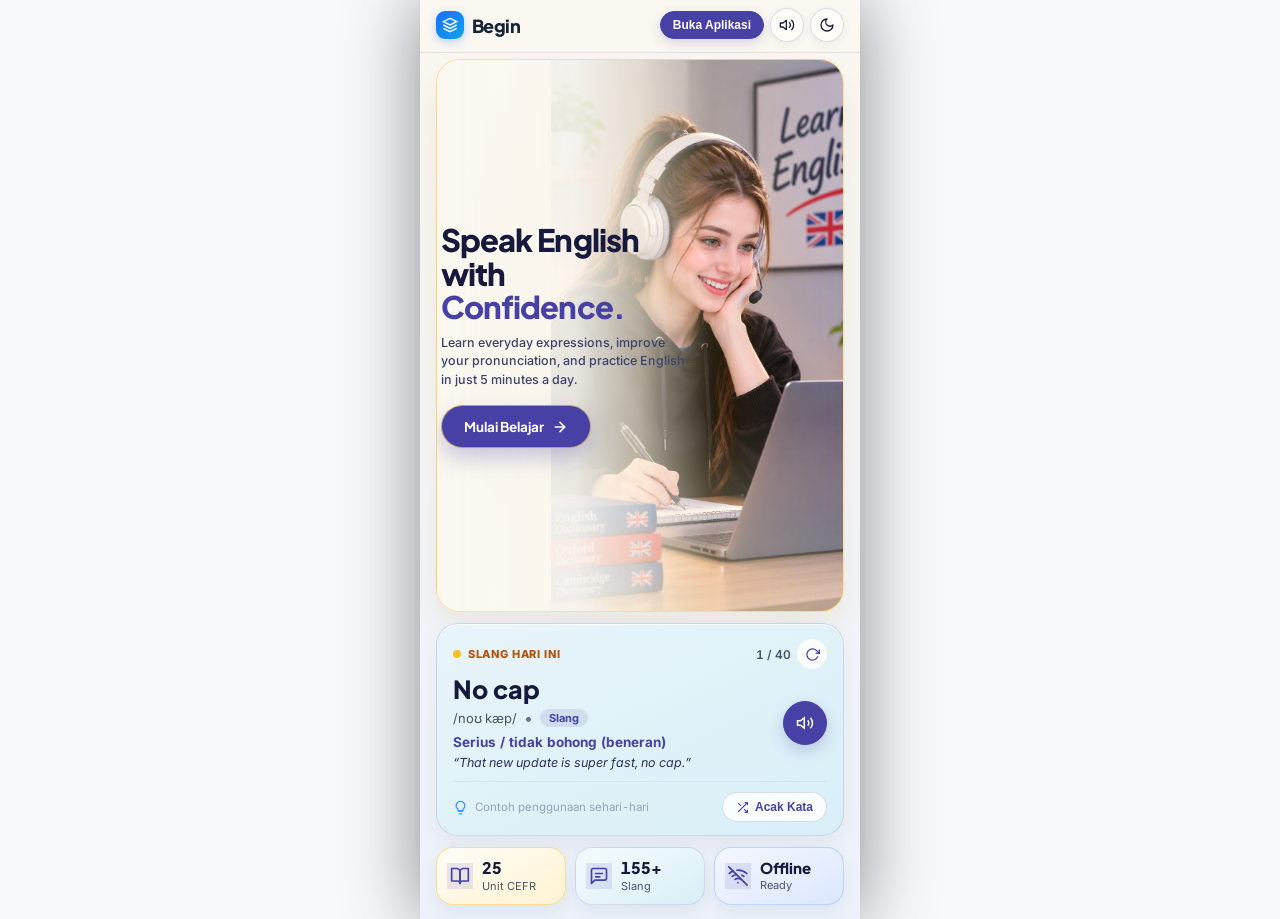
<file: index.html>
<!DOCTYPE html>
<html lang="id">
<head>
  <meta charset="UTF-8" />
  <meta name="viewport" content="width=device-width, initial-scale=1, maximum-scale=1, user-scalable=no, viewport-fit=cover" />
  <meta name="apple-mobile-web-app-capable" content="yes" />
  <meta name="theme-color" content="#071326" />
  <title>Begin — Speak English with Confidence</title>
  <link rel="manifest" href="./manifest.json" />
  <link rel="apple-touch-icon" href="./assets/icons/icon.svg" />
  <link rel="preconnect" href="https://fonts.googleapis.com" />
  <link rel="preconnect" href="https://fonts.gstatic.com" crossorigin />
  <link href="https://fonts.googleapis.com/css2?family=Inter:wght@400;500;600;700&family=Plus+Jakarta+Sans:wght@700;800&display=swap" rel="stylesheet" />
  <link rel="stylesheet" href="./css/tokens.css?v=35" />
  <link rel="stylesheet" href="./css/components.css?v=35" />
<script>
if ('caches' in window && localStorage.getItem('begin_ui_ver') !== 'v35') {
  caches.keys().then(ks => Promise.all(ks.filter(k => k.startsWith('begin-pwa-')).map(k => caches.delete(k)))).then(() => {
    localStorage.setItem('begin_ui_ver', 'v35');
    location.reload();
  });
}
</script>
</head>
<body>
  <div class="app-shell is-landing" id="appShell" data-landing-theme="light">
    <div class="floating-toast" id="floatingToast">
      <span class="island-dot" id="toastDot"></span>
      <span id="toastText"></span>
    </div>

    <header class="top-bar">
      <div class="brand-wrap" id="brandHomeBtn">
        <div class="brand-logo"><svg viewBox="0 0 24 24"><path d="M12 2L2 7l10 5 10-5-10-5z"/><path d="M2 17l10 5 10-5"/><path d="M2 12l10 5 10-5"/></svg></div>
        <span class="brand-title">Begin</span>
      </div>
      <div class="top-actions">
        <button class="pill-nav-switch" id="modeSwitchBtn">Buka Aplikasi</button>
        <button class="icon-btn" id="voicePickerBtn" aria-label="Pilih Suara">
          <svg viewBox="0 0 24 24"><path d="M11 5L6 9H2v6h4l5 4V5z"/><path d="M15.54 8.46a5 5 0 0 1 0 7.07"/><path d="M19.07 4.93a10 10 0 0 1 0 14.14"/></svg>
        </button>
        <button class="icon-btn" id="themeToggleBtn" aria-label="Ganti Tema">
          <svg viewBox="0 0 24 24"><path d="M12 3a6 6 0 0 0 9 9 9 9 0 1 1-9-9Z"/></svg>
        </button>
      </div>
    </header>

    <main class="view-container landing-active" id="mainContainer">
      <!-- EDITORIAL LANDING PAGE MATCHING MOCKUP -->
      <section class="tab-view active" id="view-landing">
        <div class="editorial-split-hero stagger-1">
          <img class="editorial-hero-photo" src="./assets/img/hero-girl.png?v=35" alt="Belajar bahasa Inggris dengan headset di Begin" />
          <div class="editorial-hero-vignette"></div>

          <div class="editorial-hero-copy">
            <h1 class="editorial-title">
              Speak English<br/>with <span>Confidence.</span>
            </h1>
            <p class="editorial-sub">
              Learn everyday expressions, improve your pronunciation, and practice English in just 5 minutes a day.
            </p>
            <button class="editorial-cta-pill" id="heroStartBtn">
              <span>Mulai Belajar</span>
              <svg width="16" height="16" viewBox="0 0 24 24" fill="none" stroke="currentColor" stroke-width="2.4" stroke-linecap="round" stroke-linejoin="round"><line x1="5" y1="12" x2="19" y2="12"/><polyline points="12 5 19 12 12 19"/></svg>
            </button>
          </div>
        </div>

        <!-- Frosted Glass Slang Card -->
        <div class="midnight-slang-card stagger-2">
          <div style="display:flex;align-items:center;justify-content:space-between;margin-bottom:6px;">
            <div style="display:flex;align-items:center;gap:7px;">
              <span style="width:8px;height:8px;border-radius:50%;background:#FBBF24;display:inline-block;"></span>
              <span style="font-size:11px;font-weight:800;letter-spacing:0.06em;color:#FBBF24;">SLANG HARI INI</span>
            </div>
            <div style="display:flex;align-items:center;gap:6px;">
              <span id="landingSlangCounter" style="font-size:12px;font-weight:600;color:#CBD5E1;">1 / 40</span>
              <button class="slang-icon-mini" id="refreshLandingSlangBtn" aria-label="Ganti Slang">
                <svg viewBox="0 0 24 24"><polyline points="23 4 23 10 17 10"/><path d="M20.49 15a9 9 0 1 1-2.12-9.36L23 10"/></svg>
              </button>
            </div>
          </div>

          <div style="display:flex;align-items:center;justify-content:space-between;gap:12px;margin-bottom:10px;">
            <div style="min-width:0;">
              <div id="landingSlangWord" style="font-family:'Plus Jakarta Sans',sans-serif;font-size:25px;font-weight:800;line-height:1.15;">No cap</div>
              <div style="display:flex;align-items:center;gap:7px;margin:4px 0 6px;">
                <span id="landingSlangPhonetic" style="font-size:13px;color:#CBD5E1;">/nəʊ kæp/</span>
                <span style="color:#64748B;">•</span>
                <span style="font-size:11px;font-weight:700;padding:2px 9px;border-radius:99px;background:rgba(148,163,184,0.18);color:#E2E8F0;">Slang</span>
              </div>
              <div id="landingSlangMeaning" style="font-size:13.5px;font-weight:700;color:#3898FF;margin-bottom:4px;">Serius / tidak bohong (beneran)</div>
              <div id="landingSlangExample" style="font-size:12.5px;color:#E2E8F0;font-style:italic;line-height:1.4;">“That new update is super fast, no cap.”</div>
            </div>

            <button class="slang-audio-circle" id="playLandingSlangBtn" aria-label="Dengarkan Pelafalan">
              <svg viewBox="0 0 24 24"><polygon points="11 5 6 9 2 9 2 15 6 15 11 19 11 5"/><path d="M15.54 8.46a5 5 0 0 1 0 7.07"/><path d="M19.07 4.93a10 10 0 0 1 0 14.14"/></svg>
            </button>
          </div>

          <div style="border-top:1px solid rgba(148,163,184,0.16);padding-top:10px;display:flex;align-items:center;justify-content:space-between;gap:8px;">
            <div style="display:flex;align-items:center;gap:7px;color:#94A3B8;font-size:11.5px;">
              <svg width="15" height="15" viewBox="0 0 24 24" fill="none" stroke="#3898FF" stroke-width="2" stroke-linecap="round" stroke-linejoin="round"><path d="M9 18h6"/><path d="M10 22h4"/><path d="M12 2a7 7 0 0 0-4 12.7V17h8v-2.3A7 7 0 0 0 12 2z"/></svg>
              <span>Contoh penggunaan sehari-hari</span>
            </div>
            <button class="slang-shuffle-pill" id="shuffleLandingSlangBtn">
              <svg viewBox="0 0 24 24"><polyline points="16 3 21 3 21 8"/><line x1="4" y1="20" x2="21" y2="3"/><polyline points="21 16 21 21 16 21"/><line x1="15" y1="15" x2="21" y2="21"/><line x1="4" y1="4" x2="9" y2="9"/></svg>
              <span>Acak Kata</span>
            </button>
          </div>
        </div>

        <!-- Bottom 3-Column KPI Strip -->
        <div class="midnight-kpi-grid stagger-3">
          <div class="midnight-kpi-box" data-jump="path">
            <div class="midnight-kpi-icon">
              <svg viewBox="0 0 24 24"><path d="M2 3h6a4 4 0 0 1 4 4v14a3 3 0 0 0-3-3H2z"/><path d="M22 3h-6a4 4 0 0 0-4 4v14a3 3 0 0 1 3-3h7z"/></svg>
            </div>
            <div>
              <div style="font-family:'Plus Jakarta Sans',sans-serif;font-size:16px;font-weight:800;line-height:1.1;">25</div>
              <div style="font-size:11px;color:#94A3B8;margin-top:2px;">Unit CEFR</div>
            </div>
          </div>

          <div class="midnight-kpi-box" data-jump="words">
            <div class="midnight-kpi-icon">
              <svg viewBox="0 0 24 24"><path d="M21 15a2 2 0 0 1-2 2H7l-4 4V5a2 2 0 0 1 2-2h14a2 2 0 0 1 2 2z"/><line x1="8" y1="9" x2="16" y2="9"/><line x1="8" y1="13" x2="13" y2="13"/></svg>
            </div>
            <div>
              <div style="font-family:'Plus Jakarta Sans',sans-serif;font-size:16px;font-weight:800;line-height:1.1;">155+</div>
              <div style="font-size:11px;color:#94A3B8;margin-top:2px;">Slang</div>
            </div>
          </div>

          <div class="midnight-kpi-box" id="offlineBadgeBtn">
            <div class="midnight-kpi-icon">
              <svg viewBox="0 0 24 24"><line x1="1" y1="1" x2="23" y2="23"/><path d="M16.72 11.06A10.94 10.94 0 0 1 19 12.55"/><path d="M5 12.55a10.94 10.94 0 0 1 5.17-2.39"/><path d="M10.71 5.05A16 16 0 0 1 22.58 9"/><path d="M1.42 9a15.91 15.91 0 0 1 4.7-2.88"/><path d="M8.53 16.11a6 6 0 0 1 6.95 0"/><line x1="12" y1="20" x2="12.01" y2="20"/></svg>
            </div>
            <div>
              <div style="font-family:'Plus Jakarta Sans',sans-serif;font-size:15px;font-weight:800;line-height:1.1;">Offline</div>
              <div style="font-size:11px;color:#94A3B8;margin-top:2px;">Ready</div>
            </div>
          </div>
        </div>
      </section>

      <!-- TAB 1: TODAY -->
      <section class="tab-view" id="view-today">
        <h1 class="large-title">Today</h1>
        <p class="subtitle">Target latihan harianmu. Tutup ketiga cincin lewat 3 aktivitas singkat.</p>
        <div class="ios-card">
          <div class="card-header">
            <span class="card-label" style="color:var(--ios-blue);">Progress Harian</span>
            <span id="xpValue" style="font-size:13px;font-weight:800;color:var(--ios-blue);">0 XP</span>
          </div>
          <div class="rings-layout">
            <svg class="rings-svg" viewBox="0 0 120 120">
              <circle class="ring-track" cx="60" cy="60" r="48" stroke="#F43F5E"></circle>
              <circle class="ring-progress" id="ringVocab" cx="60" cy="60" r="48" stroke="#F43F5E"></circle>
              <circle class="ring-track" cx="60" cy="60" r="36" stroke="#10B981"></circle>
              <circle class="ring-progress" id="ringListen" cx="60" cy="60" r="36" stroke="#10B981"></circle>
              <circle class="ring-track" cx="60" cy="60" r="24" stroke="#1A6DFF"></circle>
              <circle class="ring-progress" id="ringSpeak" cx="60" cy="60" r="24" stroke="#1A6DFF"></circle>
            </svg>
            <div class="ring-legend">
              <div class="legend-item"><span><i class="legend-dot" style="background:var(--ios-red);"></i>Kosakata</span><strong id="statVocab">0/5</strong></div>
              <div class="legend-item"><span><i class="legend-dot" style="background:var(--ios-green);"></i>Menyimak</span><strong id="statListen">0/3</strong></div>
              <div class="legend-item"><span><i class="legend-dot" style="background:var(--ios-blue);"></i>Berbicara</span><strong id="statSpeak">0/3</strong></div>
            </div>
          </div>
          <div style="margin-top:14px;padding-top:12px;border-top:1px solid var(--separator);">
            <div class="mission-row" data-mission="words"><div><div style="font-weight:700;font-size:13.5px;color:var(--ios-red);">Hafal 5 Kata / Slang</div><div style="font-size:12px;color:var(--text-secondary);">Buka kamus Words atau kuis konteks</div></div><span style="font-weight:800;color:var(--ios-blue);font-size:13px;">Mulai ›</span></div>
            <div class="mission-row" data-mission="brief"><div><div style="font-weight:700;font-size:13.5px;color:var(--ios-green);">Simak 1 Cerita / Podcast</div><div style="font-size:12px;color:var(--text-secondary);">Putar narasi di menu Daily Brief</div></div><span style="font-weight:800;color:var(--ios-blue);font-size:13px;">Mulai ›</span></div>
            <div class="mission-row" data-mission="speak"><div><div style="font-weight:700;font-size:13.5px;color:var(--ios-blue);">Latih 3 Kalimat Suara</div><div style="font-size:12px;color:var(--text-secondary);">Tirukan pelafalan di studio Speak</div></div><span style="font-weight:800;color:var(--ios-blue);font-size:13px;">Mulai ›</span></div>
          </div>
        </div>
        <div style="display:grid;grid-template-columns:1fr 1fr;gap:10px;margin-bottom:14px;">
          <div class="ios-card" style="margin:0;"><div class="card-label">Level Aktif</div><div style="font-size:24px;font-weight:800;color:var(--ios-blue);margin:4px 0 2px;" id="levelValue">A1</div><div style="font-size:12px;color:var(--text-secondary);">Standar CEFR</div></div>
          <div class="ios-card" style="margin:0;"><div class="card-label">Kata Tersimpan</div><div style="font-size:24px;font-weight:800;color:var(--ios-green);margin:4px 0 2px;" id="vaultCount">0 Kata</div><div style="font-size:12px;color:var(--text-secondary);">Vocab Vault</div></div>
        </div>
        <div class="ios-card"><div class="card-header"><span class="card-label">Kata Tersimpan Terbaru</span></div><div id="vaultPreviewList"></div></div>
      </section>

      <!-- TAB 2: PATH -->
      <section class="tab-view" id="view-path">
        <h1 class="large-title">Path</h1>
        <p class="subtitle">Pilih tingkat kesulitan (A1 pemula hingga C1 mahir) dan selesaikan tiap unit.</p>
        <div class="level-pills" id="levelPills"></div>
        <div id="unitsList"></div>
      </section>

      <!-- TAB 3: WORDS -->
      <section class="tab-view" id="view-words">
        <h1 class="large-title">Words</h1>
        <p class="subtitle">Kamus slang gaul, kata benda, sifat, kerja, kartu hafalan & kuis acak.</p>
        <div id="lexiconContainer"></div>
      </section>

      <!-- TAB 4: SPEAK -->
      <section class="tab-view" id="view-speak">
        <h1 class="large-title">Speak</h1>
        <p class="subtitle">Atur kecepatan suara AI, dengarkan contohnya, lalu rekam tiruanmu.</p>
        <div id="speakStudioContainer"></div>
      </section>

      <!-- TAB 5: BRIEF -->
      <section class="tab-view" id="view-brief">
        <h1 class="large-title">Daily Brief</h1>
        <p class="subtitle">Bacaan podcast, olahraga & sains dengan kontrol kecepatan audio.</p>
        <div id="briefList"></div>
      </section>
    </main>

    <nav class="tab-bar hidden" id="bottomTabBar">
      <div class="tab-glider" id="tabGlider"></div>
      <button class="tab-btn active" data-tab="today"><svg viewBox="0 0 24 24"><circle cx="12" cy="12" r="9"/><circle cx="12" cy="12" r="4"/></svg><span>Today</span></button>
      <button class="tab-btn" data-tab="path"><svg viewBox="0 0 24 24"><polygon points="3 11 22 2 13 21 11 13 3 11"/></svg><span>Path</span></button>
      <button class="tab-btn" data-tab="words"><svg viewBox="0 0 24 24"><path d="M4 19.5v-15A2.5 2.5 0 0 1 6.5 2H20v20H6.5a2.5 2.5 0 0 1 0-5H20"/></svg><span>Words</span></button>
      <button class="tab-btn" data-tab="speak"><svg viewBox="0 0 24 24"><path d="M12 2a3 3 0 0 0-3 3v7a3 3 0 0 0 6 0V5a3 3 0 0 0-3-3Z"/><path d="M19 10v2a7 7 0 0 1-14 0v-2"/><line x1="12" x2="12" y1="19" y2="22"/></svg><span>Speak</span></button>
      <button class="tab-btn" data-tab="brief"><svg viewBox="0 0 24 24"><path d="M4 22h16a2 2 0 0 0 2-2V4a2 2 0 0 0-2-2H8a2 2 0 0 0-2 2v16a2 2 0 0 1-2 2Zm0 0a2 2 0 0 1-2-2v-9c0-1.1.9-2 2-2h2"/><path d="M18 14h-8"/><path d="M15 18h-5"/><path d="M10 6h8v4h-8V6Z"/></svg><span>Brief</span></button>
    </nav>

    <div class="sheet-backdrop" id="sheetBackdrop">
      <div class="bottom-sheet"><div class="sheet-grabber"></div><div id="sheetContent"></div></div>
    </div>
  </div>
  <script type="module" src="./js/app.js?v=35"></script>
</body>
</html>
</file>
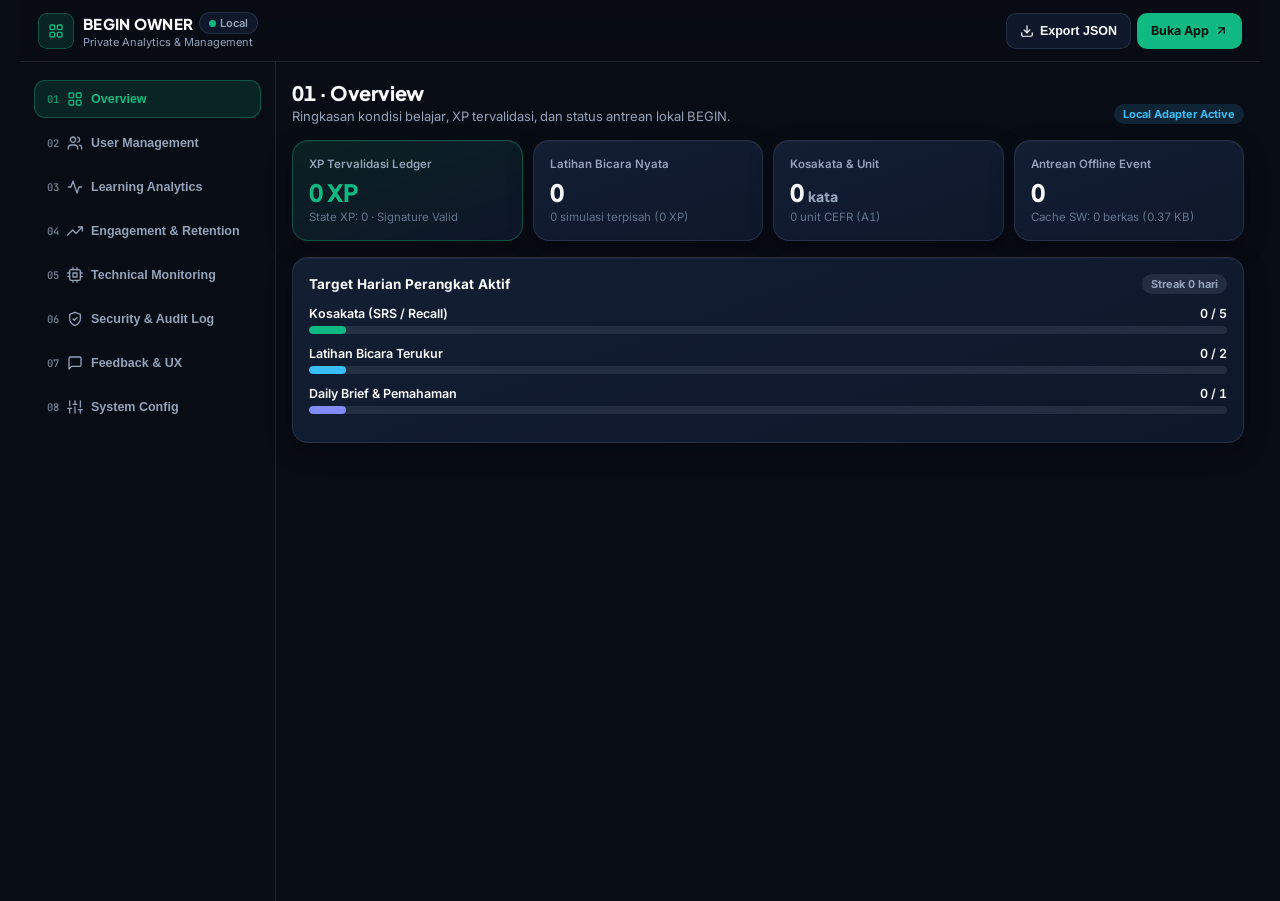
<file: owner/index.html>
<!DOCTYPE html>
<html lang="id">
<head>
  <meta charset="UTF-8" />
  <meta name="viewport" content="width=device-width, initial-scale=1, viewport-fit=cover" />
  <meta name="robots" content="noindex, nofollow" />
  <meta name="theme-color" content="#080C15" />
  <title>BEGIN Owner — Private Analytics &amp; System Console</title>
  <link rel="icon" href="../assets/icons/icon.svg" />
  <link rel="preconnect" href="https://fonts.googleapis.com" />
  <link rel="preconnect" href="https://fonts.gstatic.com" crossorigin />
  <link href="https://fonts.googleapis.com/css2?family=Inter:wght@400;500;600;700&family=JetBrains+Mono:wght@400;500;600&family=Plus+Jakarta+Sans:wght@700;800&display=swap" rel="stylesheet" />
  <link rel="stylesheet" href="./owner.css?v=2" />
</head>
<body>
  <div class="own-layout">
    <header class="own-topbar">
      <div class="own-brand">
        <div class="own-brand-mark" aria-hidden="true">
          <svg width="16" height="16" viewBox="0 0 24 24" fill="none" stroke="currentColor" stroke-width="2.1" stroke-linecap="round" stroke-linejoin="round">
            <rect x="3" y="3" width="7" height="7" rx="1.5"/>
            <rect x="14" y="3" width="7" height="7" rx="1.5"/>
            <rect x="14" y="14" width="7" height="7" rx="1.5"/>
            <rect x="3" y="14" width="7" height="7" rx="1.5"/>
          </svg>
        </div>
        <div class="own-brand-text">
          <div class="own-brand-row">
            <span class="own-brand-title">BEGIN OWNER</span>
            <span class="own-env-pill" id="adapterStatusPill" title="Status Adapter">
              <span class="own-pulse-dot"></span>
              <span id="adapterModeLabel">Local</span>
            </span>
          </div>
          <div class="own-brand-sub">Private Analytics &amp; Management</div>
        </div>
      </div>

      <div class="own-topbar-actions">
        <button type="button" class="own-btn own-btn-ghost" id="exportSnapshotBtn" title="Unduh JSON Snapshot">
          <svg width="14" height="14" viewBox="0 0 24 24" fill="none" stroke="currentColor" stroke-width="2.1" stroke-linecap="round" stroke-linejoin="round"><path d="M21 15v4a2 2 0 0 1-2 2H5a2 2 0 0 1-2-2v-4"/><polyline points="7 10 12 15 17 10"/><line x1="12" y1="15" x2="12" y2="3"/></svg>
          <span class="label-short">JSON</span>
          <span class="label-full">Export JSON</span>
        </button>
        <a href="../" class="own-btn own-btn-emerald">
          <span class="label-short">App</span>
          <span class="label-full">Buka App</span>
          <svg width="13" height="13" viewBox="0 0 24 24" fill="none" stroke="currentColor" stroke-width="2.3" stroke-linecap="round" stroke-linejoin="round"><line x1="7" y1="17" x2="17" y2="7"/><polyline points="7 7 17 7 17 17"/></svg>
        </a>
      </div>
    </header>

    <div class="own-body">
      <nav class="own-nav" id="ownerNav" aria-label="Modul Owner Console"></nav>
      <main class="own-main" id="ownerMain"></main>
    </div>
  </div>

  <div class="own-toast" id="ownerToast" role="status" aria-live="polite"></div>
  <script type="module" src="./app.js?v=2"></script>
</body>
</html>
</file>
<file: css/tokens.css>
:root {
  --bg-grouped: #F7F9FC;
  --bg-hero-grad: linear-gradient(180deg, #EEF4FB 0%, #F7F9FC 55%, #FFFFFF 100%);
  --bg-card: #D9EFF7;
  --bg-card-solid: #D9EFF7;
  --bg-secondary: #E6F2FA;
  --text-primary: #16193B;
  --text-secondary: #3B426B;
  --text-tertiary: #5C648E;
  --separator: rgba(71, 65, 166, 0.16);

  --ios-blue: #4741A6;
  --ios-azure: #5B54C7;
  --ios-green: #0F9D6E;
  --ios-red: #E11D48;
  --ios-orange: #D97706;
  --ios-purple: #4741A6;

  --nav-top-bg: rgba(255, 255, 255, 0.92);
  --nav-bottom-bg: rgba(255, 255, 255, 0.94);
  --nav-border: rgba(71, 65, 166, 0.16);

  --shadow-card: 0 6px 20px rgba(22, 25, 59, 0.05), inset 0 1px 0 rgba(255, 255, 255, 0.72);
  --shadow-float: 0 12px 28px rgba(71, 65, 166, 0.16);
  --radius-card: 22px;
  --radius-pill: 999px;
  --safe-top: env(safe-area-inset-top, 12px);
  --safe-bottom: env(safe-area-inset-bottom, 16px);
  --spring: cubic-bezier(0.34, 1.56, 0.64, 1);
  --ease-out: cubic-bezier(0.22, 1, 0.36, 1);
}

[data-theme="dark"] {
  --bg-grouped: #0B1120;
  --bg-hero-grad: linear-gradient(180deg, #0F1D38 0%, #0B1120 60%, #080C15 100%);
  --bg-card: linear-gradient(155deg, #16223B 0%, #0F182C 100%);
  --bg-card-solid: #131E36;
  --bg-secondary: #1D2B47;
  --text-primary: #F8FAFC;
  --text-secondary: #94A3B8;
  --text-tertiary: #64748B;
  --separator: rgba(96, 165, 250, 0.16);

  --ios-blue: #3B82F6;
  --ios-azure: #38BDF8;
  --ios-green: #34D399;
  --ios-red: #FB7185;
  --ios-orange: #FBBF24;
  --ios-purple: #818CF8;

  --nav-top-bg: linear-gradient(135deg, rgba(15, 30, 62, 0.94) 0%, rgba(20, 44, 84, 0.94) 100%);
  --nav-bottom-bg: linear-gradient(135deg, rgba(16, 33, 68, 0.95) 0%, rgba(22, 48, 92, 0.95) 100%);
  --nav-border: rgba(56, 189, 248, 0.25);
  --shadow-card: 0 6px 24px rgba(0, 0, 0, 0.36), inset 0 1px 0 rgba(255, 255, 255, 0.06);
  --shadow-float: 0 12px 32px rgba(0, 0, 0, 0.55);
}

* { box-sizing: border-box; margin: 0; padding: 0; -webkit-tap-highlight-color: transparent; }
body {
  font-family: "Inter", -apple-system, BlinkMacSystemFont, system-ui, sans-serif;
  background-color: #080C15; color: var(--text-primary);
  display: flex; justify-content: center; min-height: 100dvh; overflow-x: hidden;
  -webkit-font-smoothing: antialiased; font-variant-numeric: tabular-nums;
}
.serif-display { font-family: "Instrument Serif", Georgia, serif; font-weight: 400; letter-spacing: -0.02em; }
.jakarta-heading { font-family: "Plus Jakarta Sans", "Inter", sans-serif; letter-spacing: -0.03em; }
</file>
<file: css/components.css>
.app-shell {
  width: 100%; max-width: 440px; min-height: 100dvh;
  background: var(--bg-hero-grad); position: relative;
  display: flex; flex-direction: column;
  box-shadow: 0 0 70px rgba(0, 0, 0, 0.45);
}

.floating-toast {
  position: fixed; top: calc(var(--safe-top) + 12px); left: 50%;
  transform: translate(-50%, -18px); opacity: 0; pointer-events: none; z-index: 95;
  background: #0F172A; color: #FFF; border-radius: var(--radius-pill);
  padding: 8px 16px; font-size: 12.5px; font-weight: 600;
  display: flex; align-items: center; gap: 8px; white-space: nowrap;
  box-shadow: 0 8px 24px rgba(15, 23, 42, 0.28); border: 1px solid rgba(56, 189, 248, 0.3);
  transition: opacity 0.25s ease, transform 0.35s var(--ease-out);
}
.floating-toast.show { opacity: 1; transform: translate(-50%, 0); }
.island-dot { width: 7px; height: 7px; border-radius: 50%; background: #34D399; flex-shrink: 0; }
.island-dot.recording { background: #FB7185; animation: pulseDot 1s infinite; }
@keyframes pulseDot { 0%, 100% { transform: scale(1); } 50% { transform: scale(1.5); opacity: 0.6; } }

/* Frosted Navbar */
.top-bar {
  position: sticky; top: 0; z-index: 40;
  padding: calc(var(--safe-top) + 8px) 16px 10px;
  background: var(--nav-top-bg); backdrop-filter: blur(22px); -webkit-backdrop-filter: blur(22px);
  border-bottom: 1px solid var(--nav-border);
  display: flex; align-items: center; justify-content: space-between; gap: 8px;
}
.brand-wrap { display: flex; align-items: center; gap: 8px; cursor: pointer; }
.brand-logo {
  width: 28px; height: 28px; border-radius: 9px;
  background: linear-gradient(135deg, #1A6DFF 0%, #0EA5E9 100%);
  display: grid; place-items: center; color: #FFF;
  box-shadow: 0 3px 10px rgba(26, 109, 255, 0.28);
}
.brand-logo svg { width: 16px; height: 16px; stroke: currentColor; fill: none; stroke-width: 2.2; }
.brand-title { font-family: "Plus Jakarta Sans", sans-serif; font-weight: 800; font-size: 18px; letter-spacing: -0.03em; }

.top-actions { display: flex; align-items: center; gap: 6px; }
.pill-nav-switch {
  padding: 6px 12px; border-radius: var(--radius-pill); border: 1px solid var(--nav-border);
  background: var(--bg-card); color: var(--ios-blue); font-size: 12px; font-weight: 700;
  cursor: pointer; transition: transform 0.2s var(--spring);
}
.pill-nav-switch:active { transform: scale(0.94); }

.icon-btn {
  width: 34px; height: 34px; border-radius: 50%; border: 1px solid var(--separator);
  background: var(--bg-card); color: var(--text-primary);
  display: grid; place-items: center; cursor: pointer;
  box-shadow: var(--shadow-card); transition: transform 0.2s var(--spring);
}
.icon-btn svg { width: 16px; height: 16px; stroke: currentColor; fill: none; stroke-width: 1.9; stroke-linecap: round; stroke-linejoin: round; }
.icon-btn:active { transform: scale(0.92); }

/* Views & Stagger Motion */
.view-container { flex: 1; padding: 16px 18px calc(100px + var(--safe-bottom)); overflow-y: auto; }
.view-container.landing-active { padding-bottom: 36px; }
.tab-view { display: none; }
.tab-view.active { display: block; animation: staggerRise 0.4s var(--ease-out); }
@keyframes staggerRise { from { opacity: 0; transform: translateY(10px); } to { opacity: 1; transform: translateY(0); } }

.stagger-1 { animation: staggerRise 0.4s var(--ease-out) 0.04s both; }
.stagger-2 { animation: staggerRise 0.4s var(--ease-out) 0.09s both; }
.stagger-3 { animation: staggerRise 0.4s var(--ease-out) 0.14s both; }
.stagger-4 { animation: staggerRise 0.4s var(--ease-out) 0.19s both; }

.large-title { font-family: "Plus Jakarta Sans", sans-serif; font-size: 28px; font-weight: 800; letter-spacing: -0.03em; margin-bottom: 4px; }
.subtitle { font-size: 13.5px; color: var(--text-secondary); margin-bottom: 16px; line-height: 1.45; }

.ios-card {
  background: var(--bg-card); border-radius: var(--radius-card); padding: 18px;
  margin-bottom: 14px; box-shadow: var(--shadow-card); border: 1px solid var(--separator);
  transition: transform 0.25s var(--ease-out), box-shadow 0.25s ease;
}
@media (hover: hover) {
  .ios-card.interactive:hover { transform: translateY(-2px); box-shadow: 0 12px 28px rgba(26, 109, 255, 0.10); }
}
.card-header { display: flex; justify-content: space-between; align-items: center; margin-bottom: 10px; }
.card-label { font-size: 11px; font-weight: 800; text-transform: uppercase; letter-spacing: 0.06em; color: var(--text-secondary); }

/* Buttons */
.btn-primary {
  width: 100%; padding: 13px 18px; border-radius: 15px; border: none;
  background: linear-gradient(135deg, #1A6DFF 0%, #0EA5E9 100%); color: #FFF;
  font-size: 14px; font-weight: 700; cursor: pointer;
  display: inline-flex; align-items: center; justify-content: center; gap: 8px;
  box-shadow: 0 6px 18px rgba(26, 109, 255, 0.25); transition: transform 0.2s var(--spring);
}
.btn-primary:active { transform: scale(0.96); }
.btn-secondary {
  padding: 10px 14px; border-radius: 13px; border: 1px solid var(--separator);
  background: var(--bg-secondary); color: var(--text-primary);
  font-size: 13px; font-weight: 600; cursor: pointer;
  display: inline-flex; align-items: center; justify-content: center; gap: 6px;
  transition: transform 0.2s var(--spring);
}
.btn-secondary:active { transform: scale(0.95); }
.btn-primary svg, .btn-secondary svg { width: 16px; height: 16px; stroke: currentColor; fill: none; stroke-width: 2; stroke-linecap: round; stroke-linejoin: round; }

/* Landing Page Specifics */
.hero-badge {
  display: inline-flex; align-items: center; gap: 6px; padding: 5px 12px;
  border-radius: var(--radius-pill); background: rgba(26, 109, 255, 0.10);
  color: var(--ios-blue); font-size: 11.5px; font-weight: 700; margin-bottom: 12px;
}
.hero-headline { font-size: 42px; line-height: 1.05; margin-bottom: 10px; color: var(--text-primary); }
.hero-gradient-text { background: linear-gradient(135deg, #1A6DFF 0%, #0EA5E9 100%); -webkit-background-clip: text; -webkit-text-fill-color: transparent; }
.kpi-strip { display: grid; grid-template-columns: repeat(3, 1fr); gap: 8px; margin: 16px 0; }
.kpi-pill { background: var(--bg-card); border: 1px solid var(--separator); border-radius: 16px; padding: 11px 8px; text-align: center; box-shadow: var(--shadow-card); }
.kpi-num { font-family: "Plus Jakarta Sans", sans-serif; font-size: 18px; font-weight: 800; color: var(--ios-blue); }
.kpi-lbl { font-size: 11px; color: var(--text-secondary); margin-top: 2px; }

.feature-grid-4 { display: grid; grid-template-columns: 1fr 1fr; gap: 10px; margin-bottom: 14px; }
.feature-card { background: var(--bg-card); border: 1px solid var(--separator); border-radius: 20px; padding: 15px; cursor: pointer; box-shadow: var(--shadow-card); transition: transform 0.2s var(--spring); }
.feature-card:active { transform: scale(0.96); }
.feature-icon-box { width: 36px; height: 36px; border-radius: 11px; background: rgba(26, 109, 255, 0.10); color: var(--ios-blue); display: grid; place-items: center; margin-bottom: 10px; }
.feature-icon-box svg { width: 18px; height: 18px; stroke: currentColor; fill: none; stroke-width: 2; }

.azure-cta-banner {
  background: linear-gradient(135deg, #1A6DFF 0%, #0284C7 100%);
  border-radius: 24px; padding: 22px 20px; color: #FFFFFF;
  box-shadow: 0 12px 30px rgba(26, 109, 255, 0.28); margin-top: 8px;
}

/* Activity Rings & Mission Rows */
.rings-layout { display: flex; align-items: center; gap: 16px; }
.rings-svg { width: 112px; height: 112px; flex-shrink: 0; transform: rotate(-90deg); }
.ring-track { fill: none; stroke-width: 10; opacity: 0.16; }
.ring-progress { fill: none; stroke-width: 10; stroke-linecap: round; transition: stroke-dashoffset 0.8s var(--ease-out); }
.ring-legend { flex: 1; display: flex; flex-direction: column; gap: 9px; }
.legend-item { display: flex; justify-content: space-between; align-items: center; font-size: 13px; }
.legend-dot { display: inline-block; width: 9px; height: 9px; border-radius: 50%; margin-right: 6px; }

.mission-row {
  display: flex; align-items: center; justify-content: space-between; gap: 10px;
  padding: 12px; border-radius: 16px; background: var(--bg-grouped);
  border: 1px solid var(--separator); margin-top: 8px; cursor: pointer;
  transition: transform 0.2s var(--spring);
}
.mission-row:active { transform: scale(0.97); }

/* Pills, Lists & Waveform */
.level-pills { display: flex; gap: 7px; overflow-x: auto; padding-bottom: 6px; margin-bottom: 12px; scrollbar-width: none; }
.level-pills::-webkit-scrollbar { display: none; }
.level-pill {
  padding: 7px 14px; border-radius: var(--radius-pill); border: 1px solid var(--separator);
  background: var(--bg-card); color: var(--text-secondary); font-size: 12.5px; font-weight: 700;
  cursor: pointer; white-space: nowrap; transition: all 0.2s var(--ease-out);
}
.level-pill.active { background: var(--ios-blue); color: #FFF; border-color: var(--ios-blue); box-shadow: 0 4px 12px rgba(26, 109, 255, 0.25); }

.unit-card { display: flex; align-items: center; justify-content: space-between; gap: 12px; cursor: pointer; }
.unit-badge { width: 42px; height: 42px; border-radius: 13px; display: grid; place-items: center; font-weight: 800; font-size: 14px; color: #FFF; flex-shrink: 0; }

.waveform { display: flex; align-items: center; justify-content: center; gap: 4px; height: 32px; margin: 10px 0; }
.wave-bar { width: 4px; height: 10px; border-radius: 4px; background: var(--ios-blue); }
.waveform.active .wave-bar { animation: waveBounce 0.7s infinite ease-in-out alternate; background: var(--ios-red); }
.waveform.active .wave-bar:nth-child(2) { animation-delay: 0.1s; }
.waveform.active .wave-bar:nth-child(3) { animation-delay: 0.2s; }
.waveform.active .wave-bar:nth-child(4) { animation-delay: 0.3s; }
@keyframes waveBounce { from { height: 8px; } to { height: 28px; } }

.word-chip-result { display: inline-block; padding: 3px 8px; border-radius: 8px; margin: 3px 2px; font-weight: 600; font-size: 13.5px; }
.word-ok { background: rgba(16, 185, 129, 0.15); color: var(--ios-green); }
.word-miss { background: rgba(244, 63, 94, 0.15); color: var(--ios-red); text-decoration: underline wavy; }

.brief-body { font-size: 15.5px; line-height: 1.68; color: var(--text-primary); }
.tap-word { color: var(--ios-blue); font-weight: 600; border-bottom: 1.5px dashed var(--ios-blue); cursor: pointer; padding: 0 2px; border-radius: 4px; }

/* 5-Column Floating Bottom Tab Bar */
.tab-bar {
  position: fixed; bottom: calc(12px + var(--safe-bottom)); left: 50%; transform: translateX(-50%);
  width: calc(100% - 28px); max-width: 412px;
  background: var(--nav-bottom-bg); backdrop-filter: blur(24px); -webkit-backdrop-filter: blur(24px);
  border: 1px solid var(--nav-border); border-radius: 26px; padding: 6px;
  display: grid; grid-template-columns: repeat(5, minmax(0, 1fr)); gap: 2px;
  box-shadow: var(--shadow-float); z-index: 50;
}
.tab-bar.hidden { display: none; }
.tab-btn {
  background: none; border: none; color: var(--text-tertiary);
  display: flex; flex-direction: column; align-items: center; justify-content: center; gap: 3px;
  padding: 7px 2px; border-radius: 19px; cursor: pointer;
  font-size: 10.5px; font-weight: 600; white-space: nowrap; transition: all 0.2s var(--spring);
}
.tab-btn svg { width: 19px; height: 19px; stroke: currentColor; fill: none; stroke-width: 1.9; stroke-linecap: round; stroke-linejoin: round; }
.tab-btn.active { color: var(--ios-blue); background: rgba(255, 255, 255, 0.88); box-shadow: 0 3px 10px rgba(26, 109, 255, 0.16); }
[data-theme='dark'] .tab-btn.active { background: rgba(59, 130, 246, 0.24); color: #60A5FA; box-shadow: none; }

/* Bottom Sheet Modal */
.sheet-backdrop { position: fixed; inset: 0; background: rgba(15, 23, 42, 0.45); backdrop-filter: blur(4px); z-index: 80; display: none; align-items: flex-end; justify-content: center; }
.sheet-backdrop.open { display: flex; }
.bottom-sheet { width: 100%; max-width: 440px; background: var(--bg-card); border-radius: 28px 28px 0 0; padding: 12px 20px calc(24px + var(--safe-bottom)); max-height: 88dvh; overflow-y: auto; animation: sheetUp 0.35s var(--ease-out); }
@keyframes sheetUp { from { transform: translateY(100%); } to { transform: translateY(0); } }
.sheet-grabber { width: 38px; height: 5px; border-radius: 99px; background: var(--text-tertiary); opacity: 0.35; margin: 0 auto 14px; }
.token-pool, .answer-box { display: flex; flex-wrap: wrap; gap: 8px; min-height: 52px; padding: 12px; border-radius: 16px; background: var(--bg-grouped); margin-bottom: 14px; }
.word-token { padding: 8px 14px; border-radius: 12px; background: var(--bg-card); border: 1px solid var(--separator); font-size: 14px; font-weight: 600; cursor: pointer; box-shadow: var(--shadow-card); }
.word-token.used { opacity: 0.3; pointer-events: none; }

@media (prefers-reduced-motion: reduce) {
  *, *::before, *::after { animation-duration: 0.01ms !important; transition-duration: 0.01ms !important; }
}

.btn-stop {
  width: 100%; padding: 11px 14px; border-radius: 15px; border: 1px solid rgba(244, 63, 94, 0.28);
  background: linear-gradient(135deg, #F43F5E 0%, #E11D48 100%); color: #FFF;
  font-size: 14px; font-weight: 700; cursor: pointer;
  display: inline-flex; align-items: center; justify-content: center; gap: 8px;
  box-shadow: 0 6px 18px rgba(244, 63, 94, 0.24); transition: transform 0.2s var(--spring);
}
.btn-stop:active { transform: scale(0.96); }
.btn-stop svg { width: 15px; height: 15px; stroke: currentColor; fill: currentColor; }

/* === TACTILE MICRO-INTERACTIONS & SKELETON SHIMMER (v8) === */
.tab-bar { position: fixed; overflow: hidden; }
.tab-glider {
  position: absolute; top: 6px; bottom: 6px; left: 6px;
  border-radius: 19px; background: rgba(255, 255, 255, 0.94);
  box-shadow: 0 4px 14px rgba(26, 109, 255, 0.18), inset 0 1px 0 #FFF;
  transition: transform 0.42s var(--spring), width 0.35s var(--ease-out);
  pointer-events: none; z-index: 0;
}
[data-theme="dark"] .tab-glider {
  background: rgba(59, 130, 246, 0.26);
  box-shadow: 0 4px 14px rgba(0, 0, 0, 0.35), inset 0 1px 0 rgba(255, 255, 255, 0.12);
}
.tab-btn { position: relative; z-index: 1; background: transparent !important; box-shadow: none !important; }
.tab-btn:active { transform: scale(0.88); }
.tab-btn svg { transition: transform 0.35s var(--spring), stroke-width 0.2s ease; }
.tab-btn.active svg { animation: navIconPop 0.42s var(--spring) forwards; stroke-width: 2.2; }
@keyframes navIconPop {
  0% { transform: scale(0.85) translateY(0); }
  55% { transform: scale(1.18) translateY(-2.5px); }
  100% { transform: scale(1.04) translateY(-1px); }
}

/* Button Sheen & Spring Feedback */
.btn-primary, #bannerOpenAppBtn { position: relative; overflow: hidden; }
.btn-primary::after, #bannerOpenAppBtn::after {
  content: ""; position: absolute; top: 0; left: -120%; width: 65%; height: 100%;
  background: linear-gradient(120deg, transparent, rgba(255, 255, 255, 0.34), transparent);
  transform: skewX(-22deg); transition: left 0.65s var(--ease-out); pointer-events: none;
}
.btn-primary svg { transition: transform 0.28s var(--spring); }
.icon-btn svg, .brand-logo { transition: transform 0.32s var(--spring); }
.brand-wrap:active .brand-logo { transform: scale(0.9) rotate(-6deg); }
.icon-btn:active svg { transform: scale(0.85) rotate(12deg); }
#bannerOpenAppBtn { transition: transform 0.25s var(--spring), box-shadow 0.25s ease; }
#bannerOpenAppBtn:active { transform: scale(0.96); }

/* Desktop/Pointer Hover Elevation (Scoped so touchscreens never stick) */
@media (hover: hover) {
  .btn-primary:hover::after, #bannerOpenAppBtn:hover::after { left: 145%; }
  .btn-primary:hover { transform: translateY(-1.5px); box-shadow: 0 10px 24px rgba(26, 109, 255, 0.32); }
  .btn-primary:hover svg { transform: translateX(3px); }
  .btn-secondary:hover { background: rgba(26, 109, 255, 0.09); border-color: rgba(26, 109, 255, 0.28); transform: translateY(-1px); }
  .pill-nav-switch:hover { background: var(--ios-blue); color: #FFF; transform: translateY(-1px); }
  .icon-btn:hover { border-color: rgba(26, 109, 255, 0.35); transform: translateY(-1.5px); }
  .icon-btn:hover svg { transform: scale(1.1) rotate(-8deg); }
  .feature-card:hover, .kpi-pill:hover, .unit-card:hover {
    transform: translateY(-3px); border-color: rgba(26, 109, 255, 0.32);
    box-shadow: 0 12px 28px rgba(26, 109, 255, 0.12);
  }
  .feature-card:hover .feature-icon-box { transform: scale(1.1) rotate(-4deg); }
  .mission-row:hover { transform: translateX(3px); border-color: rgba(26, 109, 255, 0.32); background: var(--bg-card); }
  .level-pill:not(.active):hover { border-color: var(--ios-blue); color: var(--ios-blue); transform: translateY(-1px); }
}

.feature-icon-box { transition: transform 0.32s var(--spring); }
.kpi-pill { transition: transform 0.25s var(--spring), border-color 0.25s ease, box-shadow 0.25s ease; }
.kpi-pill:active { transform: scale(0.95); }
.unit-card:active { transform: scale(0.975); }

/* Skeleton Shimmer Loader */
.skeleton-card {
  background: var(--bg-card); border: 1px solid var(--separator);
  border-radius: var(--radius-card); padding: 16px; margin-bottom: 12px;
}
.skeleton-line {
  height: 13px; border-radius: 8px; margin-bottom: 10px;
  background: linear-gradient(90deg, var(--bg-secondary) 25%, rgba(26, 109, 255, 0.12) 50%, var(--bg-secondary) 75%);
  background-size: 200% 100%; animation: shimmerSweep 1.35s infinite linear;
}
.skeleton-line.short { width: 42%; height: 10px; }
.skeleton-line.title { width: 72%; height: 18px; }
.skeleton-line:last-child { margin-bottom: 0; }
@keyframes shimmerSweep { 0% { background-position: 200% 0; } 100% { background-position: -200% 0; } }

/* === v10: HERO VISUAL, SPEED PILLS & COLOR FEEDBACK === */
.hero-visual-banner {
  position: relative; border-radius: 24px; overflow: hidden; margin-bottom: 14px;
  background: linear-gradient(135deg, #1E40AF 0%, #1A6DFF 52%, #0EA5E9 100%);
  padding: 18px 18px 0; color: #FFF;
  box-shadow: 0 14px 32px rgba(26, 109, 255, 0.24);
  display: grid; grid-template-columns: 1.15fr 0.85fr; align-items: end; gap: 8px;
}
.speed-bar {
  display: grid; grid-template-columns: repeat(4, 1fr); gap: 5px;
  background: var(--bg-secondary); padding: 4px; border-radius: 13px; margin-bottom: 12px;
}
.speed-pill {
  border: none; background: transparent; color: var(--text-secondary);
  padding: 6px 4px; border-radius: 10px; font-size: 11.5px; font-weight: 700;
  cursor: pointer; transition: all 0.2s var(--spring);
}
.speed-pill.active {
  background: var(--bg-card-solid); color: var(--ios-blue);
  box-shadow: 0 2px 8px rgba(26, 109, 255, 0.16);
}
.word-token.token-correct, .quiz-opt.opt-correct {
  background: linear-gradient(135deg, rgba(16, 185, 129, 0.22), rgba(16, 185, 129, 0.12)) !important;
  border-color: var(--ios-green) !important; color: var(--ios-green) !important;
  animation: tokenPop 0.32s var(--spring);
}
.word-token.token-wrong, .quiz-opt.opt-wrong {
  background: linear-gradient(135deg, rgba(244, 63, 94, 0.22), rgba(244, 63, 94, 0.12)) !important;
  border-color: var(--ios-red) !important; color: var(--ios-red) !important;
  animation: tokenShake 0.35s ease;
}
@keyframes tokenPop { 0% { transform: scale(0.9); } 60% { transform: scale(1.06); } 100% { transform: scale(1); } }
@keyframes tokenShake { 0%,100% { transform: translateX(0); } 25% { transform: translateX(-5px); } 75% { transform: translateX(5px); } }

.praise-stage {
  text-align: center; padding: 22px 14px; border-radius: 22px;
  background: linear-gradient(160deg, rgba(16, 185, 129, 0.14), rgba(26, 109, 255, 0.10));
  border: 1px solid rgba(16, 185, 129, 0.32); animation: staggerRise 0.38s var(--spring);
}
.praise-badge {
  width: 60px; height: 60px; border-radius: 50%; margin: 0 auto 10px;
  background: linear-gradient(135deg, #10B981, #059669); color: #FFF;
  display: grid; place-items: center; box-shadow: 0 10px 24px rgba(16, 185, 129, 0.32);
  animation: tokenPop 0.45s var(--spring);
}

/* === v11: LAYERED VECTOR HERO & PROPORTIONAL VIEWPORT === */
#view-landing.active {
  display: flex;
  flex-direction: column;
  justify-content: space-between;
  min-height: calc(100dvh - 86px);
  gap: 12px;
}

.editorial-hero-card {
  position: relative;
  border-radius: 26px;
  overflow: hidden;
  background: linear-gradient(155deg, #1E3A8A 0%, #1A6DFF 48%, #0284C7 100%);
  padding: 20px 18px 0;
  color: #FFFFFF;
  box-shadow: 0 16px 36px rgba(26, 109, 255, 0.26), inset 0 1px 0 rgba(255, 255, 255, 0.35);
}

.hero-top-copy {
  position: relative;
  z-index: 3;
  text-align: center;
  max-width: 340px;
  margin: 0 auto 6px;
}

.hero-stage {
  position: relative;
  height: 224px;
  margin-top: 4px;
  display: flex;
  align-items: flex-end;
  justify-content: center;
}

.hero-artwork-svg {
  width: 270px;
  height: 218px;
  display: block;
  position: relative;
  z-index: 2;
  filter: drop-shadow(0 12px 22px rgba(15, 23, 42, 0.28));
}

/* Floating Frosted Glass Feature Badges */
.glass-float-pill {
  position: absolute;
  z-index: 4;
  background: rgba(255, 255, 255, 0.88);
  backdrop-filter: blur(12px);
  -webkit-backdrop-filter: blur(12px);
  border: 1px solid rgba(255, 255, 255, 0.95);
  border-radius: 14px;
  padding: 7px 11px;
  color: #0F172A;
  box-shadow: 0 10px 24px rgba(15, 23, 42, 0.16);
  display: flex;
  align-items: center;
  gap: 7px;
  pointer-events: none;
}

.pill-pos-1 { top: 14px; left: 2px; animation: floatPillA 4.2s ease-in-out infinite; }
.pill-pos-2 { top: 38px; right: 2px; animation: floatPillB 4.8s ease-in-out infinite; }
.pill-pos-3 { bottom: 16px; left: 4px; animation: floatPillC 4.5s ease-in-out infinite; }

@keyframes floatPillA { 0%, 100% { transform: translateY(0px); } 50% { transform: translateY(-5px); } }
@keyframes floatPillB { 0%, 100% { transform: translateY(0px); } 50% { transform: translateY(5px); } }
@keyframes floatPillC { 0%, 100% { transform: translateY(0px); } 50% { transform: translateY(-4px); } }

.pill-dot-icon {
  width: 24px;
  height: 24px;
  border-radius: 8px;
  display: grid;
  place-items: center;
  flex-shrink: 0;
}
.pill-dot-icon svg { width: 13px; height: 13px; stroke: currentColor; fill: none; stroke-width: 2.2; }

.eq-mini { display: inline-flex; align-items: flex-end; gap: 2.5px; height: 14px; }
.eq-mini span { width: 2.5px; border-radius: 99px; background: var(--ios-blue); animation: eqPulse 0.9s ease-in-out infinite alternate; }
.eq-mini span:nth-child(2) { animation-delay: 0.2s; }
.eq-mini span:nth-child(3) { animation-delay: 0.4s; }
.eq-mini span:nth-child(4) { animation-delay: 0.15s; }
@keyframes eqPulse { from { height: 4px; } to { height: 14px; } }

/* === v12: FULL-FIT REAL PHOTO HERO (ZERO SCROLL, ZERO OVERLAP) === */
.view-container.landing-active {
  padding: 10px 16px calc(12px + var(--safe-bottom));
  overflow: hidden;
}

#view-landing.active {
  display: grid;
  grid-template-rows: 1fr auto auto;
  height: calc(100dvh - 54px - var(--safe-top));
  min-height: 540px;
  gap: 10px;
}

.photo-hero-card {
  position: relative;
  border-radius: 26px;
  overflow: hidden;
  background: #0F172A;
  box-shadow: 0 14px 32px rgba(15, 23, 42, 0.18), inset 0 1px 0 rgba(255, 255, 255, 0.35);
  display: flex;
  flex-direction: column;
  justify-content: space-between;
  min-height: 270px;
}

.photo-hero-img {
  position: absolute;
  inset: 0;
  width: 100%;
  height: 100%;
  object-fit: cover;
  object-position: center 18%;
  z-index: 1;
  transition: transform 6s var(--ease-out);
}

.photo-hero-overlay {
  position: absolute;
  inset: 0;
  z-index: 2;
  background: linear-gradient(
    180deg,
    rgba(15, 23, 42, 0.28) 0%,
    rgba(15, 23, 42, 0.06) 34%,
    rgba(15, 36, 84, 0.84) 68%,
    rgba(11, 25, 58, 0.96) 100%
  );
}

.hero-top-pill {
  position: relative;
  z-index: 3;
  align-self: flex-start;
  margin: 14px 14px 0;
  padding: 6px 12px;
  border-radius: var(--radius-pill);
  background: rgba(15, 23, 42, 0.46);
  backdrop-filter: blur(12px);
  -webkit-backdrop-filter: blur(12px);
  border: 1px solid rgba(255, 255, 255, 0.22);
  color: #F8FAFC;
  font-size: 11px;
  font-weight: 700;
  display: inline-flex;
  align-items: center;
  gap: 6px;
}

.hero-live-dot {
  width: 7px;
  height: 7px;
  border-radius: 50%;
  background: #34D399;
  box-shadow: 0 0 8px #34D399;
}

.hero-bottom-content {
  position: relative;
  z-index: 3;
  padding: 16px 18px 18px;
  color: #FFFFFF;
}

.hero-cta-clean {
  width: 100%;
  padding: 12px 18px;
  border-radius: 15px;
  border: none;
  background: linear-gradient(135deg, #FFFFFF 0%, #EFF6FF 100%);
  color: #1A6DFF;
  font-family: "Plus Jakarta Sans", sans-serif;
  font-size: 14px;
  font-weight: 800;
  cursor: pointer;
  display: flex;
  align-items: center;
  justify-content: center;
  gap: 8px;
  box-shadow: 0 8px 22px rgba(0, 0, 0, 0.25);
  transition: transform 0.22s var(--spring), box-shadow 0.22s ease;
}
.hero-cta-clean:active { transform: scale(0.96); }

/* === v14: ADAPTIVE LIGHT & DARK EDITORIAL LANDING === */
:root {
  --ld-canvas: radial-gradient(circle at 82% 22%, #DBEAFE 0%, #EFF6FF 48%, #F8FAFC 100%);
  --ld-topbar-bg: rgba(248, 250, 252, 0.82);
  --ld-topbar-border: rgba(15, 23, 42, 0.08);
  --ld-brand: #0F172A;
  --ld-pill-bg: rgba(255, 255, 255, 0.9);
  --ld-pill-border: rgba(26, 109, 255, 0.28);
  --ld-pill-text: #1A6DFF;
  --ld-icon-bg: rgba(255, 255, 255, 0.92);
  --ld-icon-border: rgba(15, 23, 42, 0.09);
  --ld-icon-color: #0F172A;
  --ld-vignette:
    linear-gradient(90deg, #EFF6FF 0%, #EFF6FF 35%, rgba(239, 246, 255, 0.82) 54%, rgba(239, 246, 255, 0.08) 82%, rgba(239, 246, 255, 0.16) 100%),
    linear-gradient(180deg, rgba(239, 246, 255, 0.35) 0%, rgba(239, 246, 255, 0) 24%, rgba(239, 246, 255, 0) 68%, #F4F8FE 100%);
  --ld-heading: #0F172A;
  --ld-accent: #1A6DFF;
  --ld-sub: #475569;
  --ld-card-bg: linear-gradient(155deg, rgba(255, 255, 255, 0.95) 0%, rgba(241, 247, 255, 0.97) 100%);
  --ld-card-border: rgba(26, 109, 255, 0.16);
  --ld-card-shadow: 0 14px 30px rgba(15, 23, 42, 0.07), inset 0 1px 0 rgba(255, 255, 255, 0.95);
  --ld-slang-tag: #D97706;
  --ld-slang-word: #0F172A;
  --ld-slang-muted: #64748B;
  --ld-slang-chip-bg: rgba(26, 109, 255, 0.10);
  --ld-slang-chip-text: #1E40AF;
  --ld-slang-example: #334155;
  --ld-divider: rgba(15, 23, 42, 0.08);
  --ld-audio-bg: rgba(26, 109, 255, 0.11);
  --ld-audio-border: rgba(26, 109, 255, 0.22);
  --ld-audio-color: #1A6DFF;
  --ld-shuffle-bg: rgba(26, 109, 255, 0.08);
  --ld-shuffle-border: rgba(26, 109, 255, 0.25);
  --ld-shuffle-text: #1A6DFF;
  --ld-kpi-bg: rgba(255, 255, 255, 0.94);
  --ld-kpi-border: rgba(15, 23, 42, 0.08);
  --ld-kpi-shadow: 0 8px 20px rgba(15, 23, 42, 0.05), inset 0 1px 0 rgba(255, 255, 255, 0.9);
  --ld-kpi-val: #0F172A;
  --ld-kpi-sub: #64748B;
}

:root[data-theme="dark"],
body[data-theme="dark"],
body.dark,
body.dark-theme,
.app-shell.theme-dark {
  --ld-canvas: radial-gradient(circle at 82% 24%, #163366 0%, #09172E 48%, #050D1C 100%);
  --ld-topbar-bg: rgba(7, 19, 38, 0.72);
  --ld-topbar-border: rgba(96, 165, 250, 0.14);
  --ld-brand: #FFFFFF;
  --ld-pill-bg: rgba(15, 34, 68, 0.75);
  --ld-pill-border: rgba(96, 165, 250, 0.42);
  --ld-pill-text: #E0F2FE;
  --ld-icon-bg: rgba(255, 255, 255, 0.08);
  --ld-icon-border: rgba(255, 255, 255, 0.14);
  --ld-icon-color: #F8FAFC;
  --ld-vignette:
    linear-gradient(90deg, #071326 0%, #071326 36%, rgba(7, 19, 38, 0.78) 54%, rgba(7, 19, 38, 0.12) 82%, rgba(7, 19, 38, 0.25) 100%),
    linear-gradient(180deg, rgba(7, 19, 38, 0.35) 0%, rgba(7, 19, 38, 0) 24%, rgba(7, 19, 38, 0) 70%, #061022 100%);
  --ld-heading: #FFFFFF;
  --ld-accent: #58A6FF;
  --ld-sub: #CBD5E1;
  --ld-card-bg: linear-gradient(155deg, rgba(18, 37, 71, 0.86) 0%, rgba(11, 24, 48, 0.92) 100%);
  --ld-card-border: rgba(96, 165, 250, 0.24);
  --ld-card-shadow: 0 14px 32px rgba(2, 6, 23, 0.45), inset 0 1px 0 rgba(255, 255, 255, 0.12);
  --ld-slang-tag: #FBBF24;
  --ld-slang-word: #FFFFFF;
  --ld-slang-muted: #CBD5E1;
  --ld-slang-chip-bg: rgba(148, 163, 184, 0.18);
  --ld-slang-chip-text: #E2E8F0;
  --ld-slang-example: #E2E8F0;
  --ld-divider: rgba(148, 163, 184, 0.16);
  --ld-audio-bg: rgba(37, 99, 235, 0.22);
  --ld-audio-border: rgba(96, 165, 250, 0.25);
  --ld-audio-color: #FFFFFF;
  --ld-shuffle-bg: rgba(26, 109, 255, 0.16);
  --ld-shuffle-border: rgba(56, 189, 248, 0.35);
  --ld-shuffle-text: #E0F2FE;
  --ld-kpi-bg: rgba(13, 27, 52, 0.88);
  --ld-kpi-border: rgba(96, 165, 250, 0.18);
  --ld-kpi-shadow: inset 0 1px 0 rgba(255, 255, 255, 0.07);
  --ld-kpi-val: #FFFFFF;
  --ld-kpi-sub: #94A3B8;
}

.app-shell.is-landing {
  background: var(--ld-canvas);
  color: var(--ld-heading);
  transition: background 0.3s ease, color 0.3s ease;
}
.app-shell.is-landing .top-bar {
  background: var(--ld-topbar-bg);
  border-bottom: 1px solid var(--ld-topbar-border);
}
.app-shell.is-landing .brand-title { color: var(--ld-brand); }
.app-shell.is-landing .pill-nav-switch {
  background: var(--ld-pill-bg);
  border: 1px solid var(--ld-pill-border);
  color: var(--ld-pill-text);
}
.app-shell.is-landing .icon-btn {
  background: var(--ld-icon-bg);
  border: 1px solid var(--ld-icon-border);
  color: var(--ld-icon-color);
  box-shadow: none;
}

.editorial-hero-vignette { background: var(--ld-vignette); }
.editorial-title { color: var(--ld-heading); }
.editorial-title span { color: var(--ld-accent); }
.editorial-sub { color: var(--ld-sub); }

.midnight-slang-card {
  background: var(--ld-card-bg);
  border: 1px solid var(--ld-card-border);
  box-shadow: var(--ld-card-shadow);
  color: var(--ld-slang-word);
}
.ld-slang-tag { color: var(--ld-slang-tag); }
.ld-slang-dot { background: var(--ld-slang-tag); }
.ld-slang-counter { color: var(--ld-slang-muted); font-variant-numeric: tabular-nums; }
.ld-slang-word { color: var(--ld-slang-word); }
.ld-slang-phonetic { color: var(--ld-slang-muted); }
.ld-slang-chip { background: var(--ld-slang-chip-bg); color: var(--ld-slang-chip-text); }
.ld-slang-meaning { color: var(--ld-accent); }
.ld-slang-example { color: var(--ld-slang-example); }
.ld-slang-footer { border-top: 1px solid var(--ld-divider); }
.ld-slang-hint { color: var(--ld-slang-muted); }

.slang-audio-circle {
  background: var(--ld-audio-bg);
  border: 1px solid var(--ld-audio-border);
  color: var(--ld-audio-color);
}
.slang-icon-mini { width: 36px; height: 36px; color: var(--ld-accent); }
.slang-shuffle-pill {
  background: var(--ld-shuffle-bg);
  border: 1px solid var(--ld-shuffle-border);
  color: var(--ld-shuffle-text);
}

.midnight-kpi-box {
  background: var(--ld-kpi-bg);
  border: 1px solid var(--ld-kpi-border);
  box-shadow: var(--ld-kpi-shadow);
}
.midnight-kpi-icon { color: var(--ld-accent); }
.ld-kpi-val { color: var(--ld-kpi-val); font-variant-numeric: tabular-nums; }
.ld-kpi-sub { color: var(--ld-kpi-sub); }

@media (prefers-reduced-motion: reduce) {
  .app-shell.is-landing, .editorial-cta-pill, .slang-audio-circle, .midnight-kpi-box {
    transition: none !important;
  }
}

/* === v13: EDITORIAL MIDNIGHT HERO & GLASS SLANG SHOWCASE === */
.app-shell.is-landing {
  background: radial-gradient(circle at 82% 24%, #163366 0%, #09172E 48%, #050D1C 100%);
  color: #F8FAFC;
}

.app-shell.is-landing .top-bar {
  background: rgba(7, 19, 38, 0.72);
  border-bottom: 1px solid rgba(96, 165, 250, 0.14);
}

.app-shell.is-landing .brand-title {
  color: #FFFFFF;
}

.app-shell.is-landing .pill-nav-switch {
  background: rgba(15, 34, 68, 0.75);
  border: 1px solid rgba(96, 165, 250, 0.42);
  color: #E0F2FE;
}

.app-shell.is-landing .icon-btn {
  background: rgba(255, 255, 255, 0.08);
  border: 1px solid rgba(255, 255, 255, 0.14);
  color: #F8FAFC;
  box-shadow: none;
}

.view-container.landing-active {
  padding: 6px 16px calc(14px + var(--safe-bottom));
  overflow: hidden;
}

#view-landing.active {
  display: grid;
  grid-template-rows: 1fr auto auto;
  height: calc(100dvh - 54px - var(--safe-top));
  min-height: 550px;
  gap: 11px;
}

/* Full-Bleed Blended Portrait Hero */
.editorial-split-hero {
  position: relative;
  border-radius: 24px;
  overflow: hidden;
  display: flex;
  align-items: center;
  min-height: 255px;
}

.editorial-hero-photo {
  position: absolute;
  top: 0;
  right: -4%;
  width: 68%;
  height: 100%;
  object-fit: cover;
  object-position: center 14%;
  z-index: 1;
  filter: contrast(1.04) saturate(1.06);
}

.editorial-hero-vignette {
  position: absolute;
  inset: 0;
  z-index: 2;
  background:
    linear-gradient(90deg, #071326 0%, #071326 36%, rgba(7, 19, 38, 0.78) 54%, rgba(7, 19, 38, 0.12) 82%, rgba(7, 19, 38, 0.25) 100%),
    linear-gradient(180deg, rgba(7, 19, 38, 0.35) 0%, rgba(7, 19, 38, 0) 24%, rgba(7, 19, 38, 0) 70%, #061022 100%);
}

.editorial-hero-copy {
  position: relative;
  z-index: 3;
  width: 64%;
  padding: 12px 6px 12px 4px;
}

.editorial-title {
  font-family: "Plus Jakarta Sans", "Inter", sans-serif;
  font-size: 31px;
  font-weight: 800;
  line-height: 1.08;
  letter-spacing: -0.03em;
  color: #FFFFFF;
  margin-bottom: 10px;
}

.editorial-title span {
  color: #58A6FF;
}

.editorial-sub {
  font-size: 12.5px;
  line-height: 1.48;
  color: #CBD5E1;
  margin-bottom: 16px;
}

.editorial-cta-pill {
  display: inline-flex;
  align-items: center;
  justify-content: center;
  gap: 8px;
  padding: 12px 22px;
  border-radius: var(--radius-pill);
  border: none;
  background: linear-gradient(135deg, #2589FF 0%, #1A6DFF 100%);
  color: #FFFFFF;
  font-family: "Plus Jakarta Sans", sans-serif;
  font-size: 13.5px;
  font-weight: 700;
  cursor: pointer;
  box-shadow: 0 10px 24px rgba(26, 109, 255, 0.38), inset 0 1px 0 rgba(255, 255, 255, 0.32);
  transition: transform 0.22s var(--spring), box-shadow 0.22s ease;
}
.editorial-cta-pill:active { transform: scale(0.95); }

/* Frosted Midnight Slang Card */
.midnight-slang-card {
  background: linear-gradient(155deg, rgba(18, 37, 71, 0.86) 0%, rgba(11, 24, 48, 0.92) 100%);
  backdrop-filter: blur(18px);
  -webkit-backdrop-filter: blur(18px);
  border: 1px solid rgba(96, 165, 250, 0.24);
  border-radius: 22px;
  padding: 15px 16px 13px;
  box-shadow: 0 14px 32px rgba(2, 6, 23, 0.45), inset 0 1px 0 rgba(255, 255, 255, 0.12);
  color: #F8FAFC;
}

.slang-audio-circle {
  width: 44px;
  height: 44px;
  border-radius: 50%;
  border: 1px solid rgba(96, 165, 250, 0.25);
  background: rgba(37, 99, 235, 0.22);
  color: #FFFFFF;
  display: grid;
  place-items: center;
  cursor: pointer;
  flex-shrink: 0;
  transition: transform 0.22s var(--spring), background 0.2s ease;
}
.slang-audio-circle:active { transform: scale(0.9); background: #1A6DFF; }
.slang-audio-circle svg { width: 18px; height: 18px; stroke: currentColor; fill: none; stroke-width: 2; }

.slang-icon-mini {
  width: 30px;
  height: 30px;
  border-radius: 50%;
  border: none;
  background: transparent;
  color: #93C5FD;
  display: grid;
  place-items: center;
  cursor: pointer;
  transition: transform 0.25s var(--spring);
}
.slang-icon-mini:active { transform: rotate(120deg) scale(0.9); }
.slang-icon-mini svg { width: 15px; height: 15px; stroke: currentColor; fill: none; stroke-width: 2; }

.slang-shuffle-pill {
  display: inline-flex;
  align-items: center;
  gap: 6px;
  padding: 7px 13px;
  border-radius: var(--radius-pill);
  border: 1px solid rgba(56, 189, 248, 0.35);
  background: rgba(26, 109, 255, 0.16);
  color: #E0F2FE;
  font-size: 12px;
  font-weight: 700;
  cursor: pointer;
  transition: transform 0.2s var(--spring), background 0.2s ease;
}
.slang-shuffle-pill:active { transform: scale(0.94); background: rgba(26, 109, 255, 0.32); }
.slang-shuffle-pill svg { width: 13px; height: 13px; stroke: currentColor; fill: none; stroke-width: 2.1; }

/* Bottom 3-Column KPI Strip */
.midnight-kpi-grid {
  display: grid;
  grid-template-columns: repeat(3, 1fr);
  gap: 9px;
}

.midnight-kpi-box {
  background: rgba(13, 27, 52, 0.88);
  border: 1px solid rgba(96, 165, 250, 0.18);
  border-radius: 17px;
  padding: 11px 10px;
  display: flex;
  align-items: center;
  gap: 9px;
  cursor: pointer;
  box-shadow: inset 0 1px 0 rgba(255, 255, 255, 0.07);
  transition: transform 0.22s var(--spring), border-color 0.2s ease;
}
.midnight-kpi-box:active { transform: scale(0.95); }
.midnight-kpi-icon {
  width: 26px;
  height: 26px;
  color: #2589FF;
  display: grid;
  place-items: center;
  flex-shrink: 0;
}
.midnight-kpi-icon svg { width: 20px; height: 20px; stroke: currentColor; fill: none; stroke-width: 2; stroke-linecap: round; stroke-linejoin: round; }

@media (hover: hover) {
  .editorial-cta-pill:hover { transform: translateY(-1.5px); box-shadow: 0 14px 28px rgba(26, 109, 255, 0.48); }
  .slang-audio-circle:hover { background: #1A6DFF; transform: scale(1.05); }
  .slang-shuffle-pill:hover { background: rgba(26, 109, 255, 0.28); }
  .midnight-kpi-box:hover { border-color: rgba(96, 165, 250, 0.42); transform: translateY(-2px); }
}

/* === v15: EXPLICIT LIGHT & DARK MODE FOR EDITORIAL LANDING === */
.editorial-hero-photo {
  right: -5%;
  width: 72%;
  object-position: 52% 18%;
}

#appShell.is-landing[data-landing-theme="light"] {
  background: radial-gradient(circle at 82% 22%, #DBEAFE 0%, #EFF6FF 48%, #F8FAFC 100%) !important;
  color: #0F172A !important;
}
#appShell.is-landing[data-landing-theme="light"] .top-bar {
  background: rgba(248, 250, 252, 0.85) !important;
  border-bottom: 1px solid rgba(15, 23, 42, 0.08) !important;
}
#appShell.is-landing[data-landing-theme="light"] .brand-title { color: #0F172A !important; }
#appShell.is-landing[data-landing-theme="light"] .pill-nav-switch {
  background: rgba(255, 255, 255, 0.92) !important;
  border: 1px solid rgba(26, 109, 255, 0.28) !important;
  color: #1A6DFF !important;
}
#appShell.is-landing[data-landing-theme="light"] .icon-btn {
  background: rgba(255, 255, 255, 0.92) !important;
  border: 1px solid rgba(15, 23, 42, 0.09) !important;
  color: #0F172A !important;
}
#appShell.is-landing[data-landing-theme="light"] .editorial-hero-vignette {
  background:
    linear-gradient(90deg, #EFF6FF 0%, #EFF6FF 35%, rgba(239, 246, 255, 0.84) 55%, rgba(239, 246, 255, 0.08) 82%, rgba(239, 246, 255, 0.16) 100%),
    linear-gradient(180deg, rgba(239, 246, 255, 0.35) 0%, rgba(239, 246, 255, 0) 24%, rgba(239, 246, 255, 0) 68%, #F4F8FE 100%) !important;
}
#appShell.is-landing[data-landing-theme="light"] .editorial-title { color: #0F172A !important; }
#appShell.is-landing[data-landing-theme="light"] .editorial-title span { color: #1A6DFF !important; }
#appShell.is-landing[data-landing-theme="light"] .editorial-sub { color: #475569 !important; }
#appShell.is-landing[data-landing-theme="light"] .midnight-slang-card {
  background: linear-gradient(155deg, rgba(255, 255, 255, 0.96) 0%, rgba(241, 247, 255, 0.98) 100%) !important;
  border: 1px solid rgba(26, 109, 255, 0.16) !important;
  box-shadow: 0 14px 30px rgba(15, 23, 42, 0.07), inset 0 1px 0 rgba(255, 255, 255, 0.95) !important;
  color: #0F172A !important;
}
#appShell.is-landing[data-landing-theme="light"] .ld-slang-tag { color: #D97706 !important; }
#appShell.is-landing[data-landing-theme="light"] .ld-slang-dot { background: #D97706 !important; }
#appShell.is-landing[data-landing-theme="light"] .ld-slang-word { color: #0F172A !important; }
#appShell.is-landing[data-landing-theme="light"] .ld-slang-counter,
#appShell.is-landing[data-landing-theme="light"] .ld-slang-phonetic,
#appShell.is-landing[data-landing-theme="light"] .ld-slang-hint { color: #64748B !important; }
#appShell.is-landing[data-landing-theme="light"] .ld-slang-chip {
  background: rgba(26, 109, 255, 0.10) !important;
  color: #1E40AF !important;
}
#appShell.is-landing[data-landing-theme="light"] .ld-slang-meaning { color: #1A6DFF !important; }
#appShell.is-landing[data-landing-theme="light"] .ld-slang-example { color: #334155 !important; }
#appShell.is-landing[data-landing-theme="light"] .ld-slang-footer { border-top-color: rgba(15, 23, 42, 0.08) !important; }
#appShell.is-landing[data-landing-theme="light"] .slang-audio-circle {
  background: rgba(26, 109, 255, 0.12) !important;
  border-color: rgba(26, 109, 255, 0.24) !important;
  color: #1A6DFF !important;
}
#appShell.is-landing[data-landing-theme="light"] .slang-shuffle-pill {
  background: rgba(26, 109, 255, 0.08) !important;
  border-color: rgba(26, 109, 255, 0.25) !important;
  color: #1A6DFF !important;
}
#appShell.is-landing[data-landing-theme="light"] .midnight-kpi-box {
  background: rgba(255, 255, 255, 0.95) !important;
  border: 1px solid rgba(15, 23, 42, 0.08) !important;
  box-shadow: 0 8px 20px rgba(15, 23, 42, 0.05), inset 0 1px 0 rgba(255, 255, 255, 0.9) !important;
}
#appShell.is-landing[data-landing-theme="light"] .ld-kpi-val { color: #0F172A !important; }
#appShell.is-landing[data-landing-theme="light"] .ld-kpi-sub { color: #64748B !important; }

#appShell.is-landing[data-landing-theme="dark"] {
  background: radial-gradient(circle at 82% 24%, #163366 0%, #09172E 48%, #050D1C 100%) !important;
  color: #FFFFFF !important;
}
#appShell.is-landing[data-landing-theme="dark"] .top-bar {
  background: rgba(7, 19, 38, 0.72) !important;
  border-bottom: 1px solid rgba(96, 165, 250, 0.14) !important;
}
#appShell.is-landing[data-landing-theme="dark"] .brand-title { color: #FFFFFF !important; }
#appShell.is-landing[data-landing-theme="dark"] .pill-nav-switch {
  background: rgba(15, 34, 68, 0.75) !important;
  border: 1px solid rgba(96, 165, 250, 0.42) !important;
  color: #E0F2FE !important;
}
#appShell.is-landing[data-landing-theme="dark"] .icon-btn {
  background: rgba(255, 255, 255, 0.08) !important;
  border: 1px solid rgba(255, 255, 255, 0.14) !important;
  color: #F8FAFC !important;
}
#appShell.is-landing[data-landing-theme="dark"] .editorial-hero-vignette {
  background:
    linear-gradient(90deg, #071326 0%, #071326 36%, rgba(7, 19, 38, 0.78) 54%, rgba(7, 19, 38, 0.12) 82%, rgba(7, 19, 38, 0.25) 100%),
    linear-gradient(180deg, rgba(7, 19, 38, 0.35) 0%, rgba(7, 19, 38, 0) 24%, rgba(7, 19, 38, 0) 70%, #061022 100%) !important;
}
#appShell.is-landing[data-landing-theme="dark"] .editorial-title { color: #FFFFFF !important; }
#appShell.is-landing[data-landing-theme="dark"] .editorial-title span { color: #58A6FF !important; }
#appShell.is-landing[data-landing-theme="dark"] .editorial-sub { color: #CBD5E1 !important; }
#appShell.is-landing[data-landing-theme="dark"] .midnight-slang-card {
  background: linear-gradient(155deg, rgba(18, 37, 71, 0.86) 0%, rgba(11, 24, 48, 0.92) 100%) !important;
  border: 1px solid rgba(96, 165, 250, 0.24) !important;
  box-shadow: 0 14px 32px rgba(2, 6, 23, 0.45), inset 0 1px 0 rgba(255, 255, 255, 0.12) !important;
  color: #F8FAFC !important;
}
#appShell.is-landing[data-landing-theme="dark"] .ld-slang-tag { color: #FBBF24 !important; }
#appShell.is-landing[data-landing-theme="dark"] .ld-slang-dot { background: #FBBF24 !important; }
#appShell.is-landing[data-landing-theme="dark"] .ld-slang-word { color: #FFFFFF !important; }
#appShell.is-landing[data-landing-theme="dark"] .ld-slang-counter,
#appShell.is-landing[data-landing-theme="dark"] .ld-slang-phonetic { color: #CBD5E1 !important; }
#appShell.is-landing[data-landing-theme="dark"] .ld-slang-hint { color: #94A3B8 !important; }
#appShell.is-landing[data-landing-theme="dark"] .ld-slang-chip {
  background: rgba(148, 163, 184, 0.18) !important;
  color: #E2E8F0 !important;
}
#appShell.is-landing[data-landing-theme="dark"] .ld-slang-meaning { color: #3898FF !important; }
#appShell.is-landing[data-landing-theme="dark"] .ld-slang-example { color: #E2E8F0 !important; }
#appShell.is-landing[data-landing-theme="dark"] .ld-slang-footer { border-top-color: rgba(148, 163, 184, 0.16) !important; }
#appShell.is-landing[data-landing-theme="dark"] .slang-audio-circle {
  background: rgba(37, 99, 235, 0.22) !important;
  border-color: rgba(96, 165, 250, 0.25) !important;
  color: #FFFFFF !important;
}
#appShell.is-landing[data-landing-theme="dark"] .slang-shuffle-pill {
  background: rgba(26, 109, 255, 0.16) !important;
  border-color: rgba(56, 189, 248, 0.35) !important;
  color: #E0F2FE !important;
}
#appShell.is-landing[data-landing-theme="dark"] .midnight-kpi-box {
  background: rgba(13, 27, 52, 0.88) !important;
  border: 1px solid rgba(96, 165, 250, 0.18) !important;
  box-shadow: inset 0 1px 0 rgba(255, 255, 255, 0.07) !important;
}
#appShell.is-landing[data-landing-theme="dark"] .ld-kpi-val { color: #FFFFFF !important; }
#appShell.is-landing[data-landing-theme="dark"] .ld-kpi-sub { color: #94A3B8 !important; }

/* === v16: EXACT PORTRAIT FRAMING === */
.editorial-hero-photo {
  right: -2% !important;
  width: 74% !important;
  object-position: 48% 18% !important;
}

/* === v17: POLISHED LIGHT MODE & INSTANT THEME SWITCH === */
#appShell.is-landing[data-landing-theme="light"] {
  background: radial-gradient(circle at 84% 20%, #DBEAFE 0%, #EFF6FF 48%, #F8FAFC 100%) !important;
  color: #0F172A !important;
}
#appShell.is-landing[data-landing-theme="light"] .top-bar {
  background: rgba(255, 255, 255, 0.82) !important;
  backdrop-filter: blur(14px);
  -webkit-backdrop-filter: blur(14px);
  border-bottom: 1px solid rgba(15, 23, 42, 0.07) !important;
}
#appShell.is-landing[data-landing-theme="light"] .brand-title {
  color: #0F172A !important;
}
#appShell.is-landing[data-landing-theme="light"] .pill-nav-switch {
  background: #FFFFFF !important;
  border: 1px solid rgba(26, 109, 255, 0.28) !important;
  color: #1A6DFF !important;
  box-shadow: 0 2px 8px rgba(26, 109, 255, 0.08) !important;
}
#appShell.is-landing[data-landing-theme="light"] .icon-btn {
  background: #FFFFFF !important;
  border: 1px solid rgba(15, 23, 42, 0.09) !important;
  color: #0F172A !important;
  box-shadow: 0 2px 8px rgba(15, 23, 42, 0.05) !important;
}
#appShell.is-landing[data-landing-theme="light"] .editorial-hero-photo {
  filter: contrast(1.02) saturate(1.04) brightness(1.02);
}
#appShell.is-landing[data-landing-theme="light"] .editorial-hero-vignette {
  background:
    linear-gradient(90deg, #EFF6FF 0%, #EFF6FF 36%, rgba(239, 246, 255, 0.86) 55%, rgba(239, 246, 255, 0.06) 82%, rgba(239, 246, 255, 0.14) 100%),
    linear-gradient(180deg, rgba(239, 246, 255, 0.32) 0%, rgba(239, 246, 255, 0) 24%, rgba(239, 246, 255, 0) 68%, #F4F8FE 100%) !important;
}
#appShell.is-landing[data-landing-theme="light"] .editorial-title {
  color: #0F172A !important;
}
#appShell.is-landing[data-landing-theme="light"] .editorial-title span {
  color: #1A6DFF !important;
}
#appShell.is-landing[data-landing-theme="light"] .editorial-sub {
  color: #475569 !important;
}
#appShell.is-landing[data-landing-theme="light"] .midnight-slang-card {
  background: linear-gradient(155deg, rgba(255, 255, 255, 0.97) 0%, rgba(244, 249, 255, 0.98) 100%) !important;
  border: 1px solid rgba(26, 109, 255, 0.15) !important;
  box-shadow: 0 12px 28px rgba(15, 23, 42, 0.07), inset 0 1px 0 #FFFFFF !important;
  color: #0F172A !important;
}
#appShell.is-landing[data-landing-theme="light"] .ld-slang-tag { color: #D97706 !important; }
#appShell.is-landing[data-landing-theme="light"] .ld-slang-dot { background: #D97706 !important; }
#appShell.is-landing[data-landing-theme="light"] .ld-slang-word { color: #0F172A !important; }
#appShell.is-landing[data-landing-theme="light"] .ld-slang-counter,
#appShell.is-landing[data-landing-theme="light"] .ld-slang-phonetic,
#appShell.is-landing[data-landing-theme="light"] .ld-slang-hint { color: #64748B !important; }
#appShell.is-landing[data-landing-theme="light"] .ld-slang-chip {
  background: rgba(26, 109, 255, 0.10) !important;
  color: #1D4ED8 !important;
}
#appShell.is-landing[data-landing-theme="light"] .ld-slang-meaning { color: #1A6DFF !important; }
#appShell.is-landing[data-landing-theme="light"] .ld-slang-example { color: #334155 !important; }
#appShell.is-landing[data-landing-theme="light"] .ld-slang-footer { border-top-color: rgba(15, 23, 42, 0.08) !important; }
#appShell.is-landing[data-landing-theme="light"] .slang-audio-circle {
  background: rgba(26, 109, 255, 0.11) !important;
  border-color: rgba(26, 109, 255, 0.22) !important;
  color: #1A6DFF !important;
}
#appShell.is-landing[data-landing-theme="light"] .slang-shuffle-pill {
  background: rgba(26, 109, 255, 0.08) !important;
  border-color: rgba(26, 109, 255, 0.24) !important;
  color: #1A6DFF !important;
}
#appShell.is-landing[data-landing-theme="light"] .midnight-kpi-box {
  background: #FFFFFF !important;
  border: 1px solid rgba(15, 23, 42, 0.08) !important;
  box-shadow: 0 8px 20px rgba(15, 23, 42, 0.05), inset 0 1px 0 #FFFFFF !important;
}
#appShell.is-landing[data-landing-theme="light"] .midnight-kpi-icon { color: #1A6DFF !important; }
#appShell.is-landing[data-landing-theme="light"] .ld-kpi-val { color: #0F172A !important; }
#appShell.is-landing[data-landing-theme="light"] .ld-kpi-sub { color: #64748B !important; }

/* === v18: WARM DAYLIGHT PALETTE & HIGH-CONTRAST LIGHT MODE === */
#appShell.is-landing[data-landing-theme="light"] {
  background: radial-gradient(circle at 84% 20%, #EAE3D5 0%, #F3EFE6 50%, #EBE6DC 100%) !important;
  color: #141923 !important;
}

#appShell.is-landing[data-landing-theme="light"] .top-bar {
  background: rgba(243, 239, 230, 0.86) !important;
  backdrop-filter: blur(14px);
  -webkit-backdrop-filter: blur(14px);
  border-bottom: 1px solid rgba(120, 102, 78, 0.14) !important;
}

#appShell.is-landing[data-landing-theme="light"] .brand-title {
  color: #141923 !important;
}

#appShell.is-landing[data-landing-theme="light"] .pill-nav-switch {
  background: #FCFBF7 !important;
  border: 1px solid rgba(26, 86, 219, 0.32) !important;
  color: #1A56DB !important;
  box-shadow: 0 2px 8px rgba(87, 72, 52, 0.08) !important;
}

#appShell.is-landing[data-landing-theme="light"] .icon-btn {
  background: #FCFBF7 !important;
  border: 1px solid rgba(120, 102, 78, 0.16) !important;
  color: #1E293B !important;
  box-shadow: 0 2px 8px rgba(87, 72, 52, 0.06) !important;
}

#appShell.is-landing[data-landing-theme="light"] .editorial-hero-photo {
  filter: contrast(1.03) saturate(1.06) brightness(0.98) !important;
}

#appShell.is-landing[data-landing-theme="light"] .editorial-hero-vignette {
  background:
    linear-gradient(90deg, #F3EFE6 0%, #F3EFE6 38%, rgba(243, 239, 230, 0.90) 54%, rgba(243, 239, 230, 0.22) 72%, rgba(243, 239, 230, 0.04) 100%),
    linear-gradient(180deg, rgba(243, 239, 230, 0.28) 0%, rgba(243, 239, 230, 0) 22%, rgba(243, 239, 230, 0) 72%, #EFECE3 100%) !important;
}

#appShell.is-landing[data-landing-theme="light"] .editorial-title {
  color: #141923 !important;
}

#appShell.is-landing[data-landing-theme="light"] .editorial-title span {
  color: #1A56DB !important;
}

#appShell.is-landing[data-landing-theme="light"] .editorial-sub {
  color: #334155 !important;
  font-weight: 500 !important;
}

#appShell.is-landing[data-landing-theme="light"] .midnight-slang-card {
  background: linear-gradient(155deg, #FCFBF7 0%, #F7F3EA 100%) !important;
  border: 1px solid rgba(120, 102, 78, 0.18) !important;
  box-shadow: 0 12px 28px rgba(68, 56, 40, 0.09), inset 0 1px 0 #FFFFFF !important;
  color: #141923 !important;
}

#appShell.is-landing[data-landing-theme="light"] .ld-slang-tag {
  color: #B45309 !important;
}

#appShell.is-landing[data-landing-theme="light"] .ld-slang-dot {
  background: #D97706 !important;
}

#appShell.is-landing[data-landing-theme="light"] #landingSlangWord,
#appShell.is-landing[data-landing-theme="light"] .ld-slang-word {
  color: #0F172A !important;
}

#appShell.is-landing[data-landing-theme="light"] #landingSlangCounter,
#appShell.is-landing[data-landing-theme="light"] .ld-slang-counter,
#appShell.is-landing[data-landing-theme="light"] #landingSlangPhonetic,
#appShell.is-landing[data-landing-theme="light"] .ld-slang-phonetic {
  color: #475569 !important;
}

#appShell.is-landing[data-landing-theme="light"] .ld-slang-chip {
  background: rgba(26, 86, 219, 0.12) !important;
  color: #1E40AF !important;
  border: 1px solid rgba(26, 86, 219, 0.18) !important;
}

#appShell.is-landing[data-landing-theme="light"] #landingSlangMeaning,
#appShell.is-landing[data-landing-theme="light"] .ld-slang-meaning {
  color: #1A56DB !important;
}

#appShell.is-landing[data-landing-theme="light"] #landingSlangExample,
#appShell.is-landing[data-landing-theme="light"] .ld-slang-example {
  color: #1E293B !important;
}

#appShell.is-landing[data-landing-theme="light"] .ld-slang-footer {
  border-top: 1px solid rgba(120, 102, 78, 0.14) !important;
}

#appShell.is-landing[data-landing-theme="light"] .ld-slang-hint {
  color: #475569 !important;
}

#appShell.is-landing[data-landing-theme="light"] .slang-icon-mini {
  color: #1A56DB !important;
}

#appShell.is-landing[data-landing-theme="light"] .slang-audio-circle {
  background: rgba(26, 86, 219, 0.12) !important;
  border: 1px solid rgba(26, 86, 219, 0.28) !important;
  color: #1A56DB !important;
}

#appShell.is-landing[data-landing-theme="light"] .slang-shuffle-pill {
  background: rgba(26, 86, 219, 0.10) !important;
  border: 1px solid rgba(26, 86, 219, 0.28) !important;
  color: #1A56DB !important;
}

#appShell.is-landing[data-landing-theme="light"] .midnight-kpi-box {
  background: #FCFBF7 !important;
  border: 1px solid rgba(120, 102, 78, 0.16) !important;
  box-shadow: 0 8px 20px rgba(68, 56, 40, 0.07), inset 0 1px 0 #FFFFFF !important;
}

#appShell.is-landing[data-landing-theme="light"] .midnight-kpi-icon {
  color: #1A56DB !important;
}

#appShell.is-landing[data-landing-theme="light"] .ld-kpi-val {
  color: #0F172A !important;
}

#appShell.is-landing[data-landing-theme="light"] .ld-kpi-sub {
  color: #475569 !important;
  font-weight: 600 !important;
}

/* === v19: SOFT WARM-STONE LIGHT MODE (LOW GLARE, BALANCED GRADIENT) === */
#appShell.is-landing[data-landing-theme="light"] {
  background: radial-gradient(circle at 82% 22%, #D6CEC0 0%, #E2DBD0 48%, #D8D0C3 100%) !important;
  color: #111827 !important;
}

#appShell.is-landing[data-landing-theme="light"] .top-bar {
  background: rgba(226, 219, 208, 0.88) !important;
  backdrop-filter: blur(14px);
  -webkit-backdrop-filter: blur(14px);
  border-bottom: 1px solid rgba(82, 70, 54, 0.16) !important;
}

#appShell.is-landing[data-landing-theme="light"] .brand-title {
  color: #111827 !important;
}

#appShell.is-landing[data-landing-theme="light"] .pill-nav-switch {
  background: #F4EFE6 !important;
  border: 1px solid rgba(26, 86, 219, 0.34) !important;
  color: #1D4ED8 !important;
  box-shadow: 0 2px 6px rgba(58, 48, 35, 0.08) !important;
}

#appShell.is-landing[data-landing-theme="light"] .icon-btn {
  background: #F4EFE6 !important;
  border: 1px solid rgba(82, 70, 54, 0.18) !important;
  color: #111827 !important;
  box-shadow: 0 2px 6px rgba(58, 48, 35, 0.07) !important;
}

#appShell.is-landing[data-landing-theme="light"] .editorial-hero-photo {
  filter: contrast(1.06) saturate(1.08) brightness(0.95) !important;
}

#appShell.is-landing[data-landing-theme="light"] .editorial-hero-vignette {
  background:
    linear-gradient(90deg, #E1DAD0 0%, #E1DAD0 35%, rgba(225, 218, 208, 0.86) 49%, rgba(225, 218, 208, 0.16) 66%, rgba(225, 218, 208, 0.02) 100%),
    linear-gradient(180deg, rgba(225, 218, 208, 0.24) 0%, rgba(225, 218, 208, 0) 20%, rgba(225, 218, 208, 0) 74%, #DDD5C8 100%) !important;
}

#appShell.is-landing[data-landing-theme="light"] .editorial-title {
  color: #111827 !important;
}

#appShell.is-landing[data-landing-theme="light"] .editorial-title span {
  color: #1D4ED8 !important;
}

#appShell.is-landing[data-landing-theme="light"] .editorial-sub {
  color: #293241 !important;
  font-weight: 500 !important;
}

#appShell.is-landing[data-landing-theme="light"] .midnight-slang-card {
  background: linear-gradient(155deg, #F5F1E8 0%, #ECE5D8 100%) !important;
  border: 1px solid rgba(82, 70, 54, 0.22) !important;
  box-shadow: 0 12px 26px rgba(48, 39, 28, 0.11), inset 0 1px 0 rgba(255, 255, 255, 0.72) !important;
  color: #111827 !important;
}

#appShell.is-landing[data-landing-theme="light"] .ld-slang-tag {
  color: #B45309 !important;
}

#appShell.is-landing[data-landing-theme="light"] .ld-slang-dot {
  background: #D97706 !important;
}

#appShell.is-landing[data-landing-theme="light"] #landingSlangWord,
#appShell.is-landing[data-landing-theme="light"] .ld-slang-word {
  color: #0F172A !important;
}

#appShell.is-landing[data-landing-theme="light"] #landingSlangCounter,
#appShell.is-landing[data-landing-theme="light"] .ld-slang-counter,
#appShell.is-landing[data-landing-theme="light"] #landingSlangPhonetic,
#appShell.is-landing[data-landing-theme="light"] .ld-slang-phonetic {
  color: #374151 !important;
}

#appShell.is-landing[data-landing-theme="light"] .ld-slang-chip {
  background: rgba(29, 78, 216, 0.12) !important;
  color: #1E3A8A !important;
  border: 1px solid rgba(29, 78, 216, 0.22) !important;
}

#appShell.is-landing[data-landing-theme="light"] #landingSlangMeaning,
#appShell.is-landing[data-landing-theme="light"] .ld-slang-meaning {
  color: #1D4ED8 !important;
}

#appShell.is-landing[data-landing-theme="light"] #landingSlangExample,
#appShell.is-landing[data-landing-theme="light"] .ld-slang-example {
  color: #1F2937 !important;
}

#appShell.is-landing[data-landing-theme="light"] .ld-slang-footer {
  border-top: 1px solid rgba(82, 70, 54, 0.16) !important;
}

#appShell.is-landing[data-landing-theme="light"] .ld-slang-hint {
  color: #374151 !important;
}

#appShell.is-landing[data-landing-theme="light"] .slang-icon-mini {
  color: #1D4ED8 !important;
}

#appShell.is-landing[data-landing-theme="light"] .slang-audio-circle {
  background: rgba(29, 78, 216, 0.13) !important;
  border: 1px solid rgba(29, 78, 216, 0.28) !important;
  color: #1D4ED8 !important;
}

#appShell.is-landing[data-landing-theme="light"] .slang-shuffle-pill {
  background: rgba(29, 78, 216, 0.11) !important;
  border: 1px solid rgba(29, 78, 216, 0.30) !important;
  color: #1D4ED8 !important;
}

#appShell.is-landing[data-landing-theme="light"] .midnight-kpi-box {
  background: #F4EFE6 !important;
  border: 1px solid rgba(82, 70, 54, 0.20) !important;
  box-shadow: 0 8px 18px rgba(48, 39, 28, 0.09), inset 0 1px 0 rgba(255, 255, 255, 0.68) !important;
}

#appShell.is-landing[data-landing-theme="light"] .midnight-kpi-icon {
  color: #1D4ED8 !important;
}

#appShell.is-landing[data-landing-theme="light"] .ld-kpi-val {
  color: #0F172A !important;
}

#appShell.is-landing[data-landing-theme="light"] .ld-kpi-sub {
  color: #374151 !important;
  font-weight: 600 !important;
}

/* =====================================================
   BEGIN v21 — COOL NEUTRAL LIGHT MODE
   Refined blue-gray palette
   Dark Mode untouched
   ===================================================== */

#appShell.is-landing[data-landing-theme="light"] {
  background:
    radial-gradient(
      ellipse at 80% 10%,
      #E5EAF1 0%,
      #DCE3EC 48%,
      #D5DEE9 100%
    ) !important;
  color: #172438 !important;
}

/* HEADER */
#appShell.is-landing[data-landing-theme="light"] .top-bar {
  background: rgba(229, 234, 241, 0.94) !important;
  border-bottom: 1px solid #C6D1DF !important;
  backdrop-filter: blur(16px);
  -webkit-backdrop-filter: blur(16px);
}

#appShell.is-landing[data-landing-theme="light"] .brand-title {
  color: #172438 !important;
}

#appShell.is-landing[data-landing-theme="light"] .pill-nav-switch,
#appShell.is-landing[data-landing-theme="light"] .icon-btn {
  background: #E5EAF1 !important;
  color: #2456A6 !important;
  border: 1px solid #C6D1DF !important;
  box-shadow: 0 3px 8px rgba(31, 48, 70, 0.06) !important;
}

/* HERO IMAGE */
#appShell.is-landing[data-landing-theme="light"] .editorial-hero-photo {
  filter: brightness(0.89) contrast(1.04) saturate(0.91) !important;
}

#appShell.is-landing[data-landing-theme="light"] .editorial-hero-vignette {
  background:
    linear-gradient(
      90deg,
      #DCE3EC 0%,
      #DCE3EC 28%,
      rgba(220, 227, 236, 0.94) 43%,
      rgba(220, 227, 236, 0.66) 55%,
      rgba(220, 227, 236, 0.12) 76%,
      rgba(220, 227, 236, 0.02) 100%
    ),
    linear-gradient(
      180deg,
      rgba(220, 227, 236, 0.08) 0%,
      transparent 55%,
      rgba(220, 227, 236, 0.18) 80%,
      #D5DEE9 100%
    ) !important;
}

/* HERO TYPOGRAPHY */
#appShell.is-landing[data-landing-theme="light"] .editorial-title {
  color: #172438 !important;
  text-shadow: none !important;
}

#appShell.is-landing[data-landing-theme="light"] .editorial-title span {
  color: #2563EB !important;
}

#appShell.is-landing[data-landing-theme="light"] .editorial-sub {
  color: #526176 !important;
  font-weight: 500 !important;
}

/* SLANG CARD */
#appShell.is-landing[data-landing-theme="light"] .midnight-slang-card {
  background: linear-gradient(
    145deg,
    #E9EEF4 0%,
    #DEE6F0 100%
  ) !important;

  border: 1px solid #C6D1DF !important;

  box-shadow:
    0 10px 24px rgba(31, 48, 70, 0.08),
    inset 0 1px 0 rgba(255, 255, 255, 0.55) !important;

  color: #172438 !important;
}

#appShell.is-landing[data-landing-theme="light"] .ld-slang-tag {
  color: #B7791F !important;
}

#appShell.is-landing[data-landing-theme="light"] .ld-slang-dot {
  background: #D69E36 !important;
}

#appShell.is-landing[data-landing-theme="light"] #landingSlangWord,
#appShell.is-landing[data-landing-theme="light"] .ld-slang-word {
  color: #172438 !important;
}

#appShell.is-landing[data-landing-theme="light"] #landingSlangCounter,
#appShell.is-landing[data-landing-theme="light"] .ld-slang-counter,
#appShell.is-landing[data-landing-theme="light"] #landingSlangPhonetic,
#appShell.is-landing[data-landing-theme="light"] .ld-slang-phonetic {
  color: #526176 !important;
}

#appShell.is-landing[data-landing-theme="light"] .ld-slang-chip {
  background: rgba(37, 99, 235, 0.10) !important;
  color: #1D4ED8 !important;
  border: 1px solid rgba(37, 99, 235, 0.20) !important;
}

#appShell.is-landing[data-landing-theme="light"] #landingSlangMeaning,
#appShell.is-landing[data-landing-theme="light"] .ld-slang-meaning {
  color: #2563EB !important;
}

#appShell.is-landing[data-landing-theme="light"] #landingSlangExample,
#appShell.is-landing[data-landing-theme="light"] .ld-slang-example {
  color: #526176 !important;
}

#appShell.is-landing[data-landing-theme="light"] .ld-slang-footer {
  border-top: 1px solid #C6D1DF !important;
}

#appShell.is-landing[data-landing-theme="light"] .ld-slang-hint {
  color: #526176 !important;
}

#appShell.is-landing[data-landing-theme="light"] .slang-icon-mini,
#appShell.is-landing[data-landing-theme="light"] .midnight-kpi-icon {
  color: #2563EB !important;
}

/* AUDIO AND SHUFFLE */
#appShell.is-landing[data-landing-theme="light"] .slang-audio-circle {
  background: rgba(37, 99, 235, 0.11) !important;
  border: 1px solid rgba(37, 99, 235, 0.25) !important;
  color: #1D4ED8 !important;
}

#appShell.is-landing[data-landing-theme="light"] .slang-shuffle-pill {
  background: rgba(37, 99, 235, 0.09) !important;
  border: 1px solid rgba(37, 99, 235, 0.25) !important;
  color: #1D4ED8 !important;
}

/* KPI CARDS */
#appShell.is-landing[data-landing-theme="light"] .midnight-kpi-box {
  background: linear-gradient(
    145deg,
    #E9EEF4,
    #DDE5EF
  ) !important;

  border: 1px solid #C6D1DF !important;

  box-shadow:
    0 7px 18px rgba(31, 48, 70, 0.07) !important;
}

#appShell.is-landing[data-landing-theme="light"] .ld-kpi-val {
  color: #172438 !important;
}

#appShell.is-landing[data-landing-theme="light"] .ld-kpi-sub {
  color: #526176 !important;
  font-weight: 500 !important;
}

/* FOCUS ACCESSIBILITY */
#appShell.is-landing[data-landing-theme="light"] button:focus-visible,
#appShell.is-landing[data-landing-theme="light"] a:focus-visible {
  outline: 3px solid #2563EB !important;
  outline-offset: 3px;
}


/* =====================================================
   BEGIN v22 — TRUE COOL NEUTRAL
   Remove warm beige / cream appearance
   ===================================================== */

#appShell.is-landing[data-landing-theme="light"] {
  background: linear-gradient(
    145deg,
    #E1E8F1 0%,
    #DCE4EF 48%,
    #D5DFEC 100%
  ) !important;
  color: #172438 !important;
}

/* HEADER */
#appShell.is-landing[data-landing-theme="light"] .top-bar {
  background: rgba(229, 235, 243, 0.96) !important;
  border-bottom: 1px solid #C8D4E3 !important;
}

/* HERO */
#appShell.is-landing[data-landing-theme="light"] .editorial-hero-photo {
  filter: brightness(0.86) contrast(1.05) saturate(0.88) !important;
}

#appShell.is-landing[data-landing-theme="light"] .editorial-hero-vignette {
  background:
    linear-gradient(
      90deg,
      #DCE4EF 0%,
      #DCE4EF 28%,
      rgba(220,228,239,0.94) 43%,
      rgba(220,228,239,0.76) 54%,
      rgba(220,228,239,0.20) 75%,
      transparent 100%
    ),
    linear-gradient(
      180deg,
      rgba(220,228,239,0.04) 0%,
      transparent 55%,
      rgba(220,228,239,0.25) 82%,
      #D5DFEC 100%
    ) !important;
}

/* SLANG CARD */
#appShell.is-landing[data-landing-theme="light"] .midnight-slang-card {
  background: linear-gradient(
    145deg,
    #E8EEF6 0%,
    #E1E9F3 100%
  ) !important;

  border: 1px solid #C7D4E4 !important;

  box-shadow:
    0 10px 24px rgba(35, 55, 85, 0.08),
    inset 0 1px 0 rgba(255,255,255,0.55) !important;
}

/* KPI */
#appShell.is-landing[data-landing-theme="light"] .midnight-kpi-box {
  background: linear-gradient(
    145deg,
    #E8EEF6,
    #DFE7F1
  ) !important;

  border: 1px solid #C7D4E4 !important;

  box-shadow: 0 7px 18px rgba(35,55,85,0.07) !important;
}

/* BUTTONS */
#appShell.is-landing[data-landing-theme="light"] .icon-btn,
#appShell.is-landing[data-landing-theme="light"] .pill-nav-switch {
  background: #E8EEF6 !important;
  border-color: #C7D4E4 !important;
}

/* TEXT */
#appShell.is-landing[data-landing-theme="light"] .editorial-title,
#appShell.is-landing[data-landing-theme="light"] #landingSlangWord,
#appShell.is-landing[data-landing-theme="light"] .ld-slang-word {
  color: #172438 !important;
}

#appShell.is-landing[data-landing-theme="light"] .editorial-sub,
#appShell.is-landing[data-landing-theme="light"] .ld-slang-example,
#appShell.is-landing[data-landing-theme="light"] .ld-kpi-sub {
  color: #526176 !important;
}


/* === PHASE 2: SMART LEARNING ENGINE & VOCABULARY MEMORY SYSTEM === */
.mem-shell {
  display: flex;
  flex-direction: column;
  gap: 14px;
  padding-bottom: calc(24px + env(safe-area-inset-bottom));
}

.mem-smart-banner {
  display: flex;
  align-items: flex-start;
  justify-content: space-between;
  gap: 12px;
  padding: 14px 16px;
  border-radius: 16px;
  background: var(--card-bg, #FFFFFF);
  border: 1px solid var(--border-color, rgba(15, 23, 42, 0.09));
  box-shadow: 0 6px 18px rgba(15, 23, 42, 0.05), inset 0 1px 0 rgba(255, 255, 255, 0.75);
}

[data-theme="dark"] .mem-smart-banner,
.dark .mem-smart-banner {
  background: rgba(15, 28, 54, 0.9);
  border-color: rgba(96, 165, 250, 0.2);
  box-shadow: 0 10px 24px rgba(2, 6, 23, 0.4), inset 0 1px 0 rgba(255, 255, 255, 0.06);
}

.mem-banner-title {
  display: flex;
  align-items: center;
  gap: 7px;
  font-size: 12px;
  font-weight: 700;
  letter-spacing: 0.04em;
  text-transform: uppercase;
  color: var(--ios-blue, #1A6DFF);
  margin-bottom: 4px;
}

.mem-banner-desc {
  font-size: 13.5px;
  line-height: 1.45;
  color: var(--text-primary, #0F172A);
  font-weight: 500;
}

.mem-kpi-strip {
  display: grid;
  grid-template-columns: repeat(4, 1fr);
  gap: 8px;
  font-variant-numeric: tabular-nums;
}

.mem-kpi-pill {
  padding: 10px 8px;
  border-radius: 13px;
  background: var(--card-bg, #FFFFFF);
  border: 1px solid var(--border-color, rgba(15, 23, 42, 0.08));
  text-align: center;
}

[data-theme="dark"] .mem-kpi-pill,
.dark .mem-kpi-pill {
  background: rgba(13, 25, 48, 0.85);
  border-color: rgba(96, 165, 250, 0.16);
}

.mem-kpi-num {
  font-size: 16px;
  font-weight: 800;
  line-height: 1.2;
  color: var(--text-primary, #0F172A);
}

.mem-kpi-num.is-weak { color: #DC2626; }
.mem-kpi-num.is-due { color: #D97706; }
.mem-kpi-num.is-mastered { color: #059669; }
[data-theme="dark"] .mem-kpi-num.is-weak,
.dark .mem-kpi-num.is-weak { color: #F87171; }
[data-theme="dark"] .mem-kpi-num.is-due,
.dark .mem-kpi-num.is-due { color: #FBBF24; }
[data-theme="dark"] .mem-kpi-num.is-mastered,
.dark .mem-kpi-num.is-mastered { color: #34D399; }

.mem-kpi-lbl {
  font-size: 11px;
  font-weight: 600;
  color: var(--text-secondary, #64748B);
  margin-top: 2px;
}

.mem-tabs {
  display: grid;
  grid-template-columns: repeat(3, 1fr);
  gap: 6px;
  padding: 4px;
  border-radius: 14px;
  background: rgba(148, 163, 184, 0.14);
}

.mem-tab-btn {
  min-height: 40px;
  border: none;
  border-radius: 10px;
  background: transparent;
  color: var(--text-secondary, #475569);
  font-size: 12.5px;
  font-weight: 700;
  display: inline-flex;
  align-items: center;
  justify-content: center;
  gap: 6px;
  cursor: pointer;
  transition: transform 0.18s cubic-bezier(0.34, 1.56, 0.64, 1), background-color 0.2s ease, color 0.2s ease;
}

.mem-tab-btn:active {
  transform: scale(0.96);
}

.mem-tab-btn.active {
  background: var(--card-bg, #FFFFFF);
  color: var(--ios-blue, #1A6DFF);
  box-shadow: 0 2px 8px rgba(15, 23, 42, 0.08);
}

[data-theme="dark"] .mem-tab-btn.active,
.dark .mem-tab-btn.active {
  background: #172B52;
  color: #60A5FA;
}

.mem-card {
  padding: 18px;
  border-radius: 18px;
  background: var(--card-bg, #FFFFFF);
  border: 1px solid var(--border-color, rgba(15, 23, 42, 0.09));
  box-shadow: 0 10px 26px rgba(15, 23, 42, 0.06), inset 0 1px 0 rgba(255, 255, 255, 0.8);
}

[data-theme="dark"] .mem-card,
.dark .mem-card {
  background: linear-gradient(160deg, rgba(17, 33, 64, 0.94) 0%, rgba(10, 21, 44, 0.96) 100%);
  border-color: rgba(96, 165, 250, 0.2);
  box-shadow: 0 14px 30px rgba(2, 6, 23, 0.45), inset 0 1px 0 rgba(255, 255, 255, 0.08);
}

.mem-card-top {
  display: flex;
  align-items: center;
  justify-content: space-between;
  gap: 8px;
  margin-bottom: 14px;
  font-variant-numeric: tabular-nums;
}

.mem-badge {
  display: inline-flex;
  align-items: center;
  gap: 5px;
  padding: 4px 10px;
  border-radius: 999px;
  font-size: 11px;
  font-weight: 700;
}

.mem-badge.tone-danger { background: rgba(220, 38, 38, 0.12); color: #DC2626; }
.mem-badge.tone-warning { background: rgba(217, 119, 6, 0.14); color: #B45309; }
.mem-badge.tone-info { background: rgba(26, 109, 255, 0.12); color: #1A6DFF; }
.mem-badge.tone-success { background: rgba(5, 150, 105, 0.14); color: #059669; }
.mem-badge.tone-neutral { background: rgba(100, 116, 139, 0.14); color: #475569; }

[data-theme="dark"] .mem-badge.tone-danger, .dark .mem-badge.tone-danger { color: #FCA5A5; }
[data-theme="dark"] .mem-badge.tone-warning, .dark .mem-badge.tone-warning { color: #FCD34D; }
[data-theme="dark"] .mem-badge.tone-info, .dark .mem-badge.tone-info { color: #93C5FD; }
[data-theme="dark"] .mem-badge.tone-success, .dark .mem-badge.tone-success { color: #6EE7B7; }
[data-theme="dark"] .mem-badge.tone-neutral, .dark .mem-badge.tone-neutral { color: #CBD5E1; }

.mem-word-title {
  font-size: 26px;
  font-weight: 800;
  letter-spacing: -0.02em;
  color: var(--text-primary, #0F172A);
  margin: 4px 0;
}

.mem-phonetic {
  font-size: 13.5px;
  color: var(--text-secondary, #64748B);
  margin-bottom: 14px;
}

.mem-meter {
  display: grid;
  grid-template-columns: repeat(4, 1fr);
  gap: 5px;
  margin-bottom: 16px;
}

.mem-meter-seg {
  height: 5px;
  border-radius: 999px;
  background: rgba(148, 163, 184, 0.25);
}

.mem-meter-seg.filled {
  background: var(--ios-blue, #1A6DFF);
}

.mem-reveal-box {
  padding: 14px;
  border-radius: 14px;
  background: rgba(26, 109, 255, 0.06);
  border: 1px solid rgba(26, 109, 255, 0.15);
  margin-top: 12px;
}

.mem-personal-box {
  margin-top: 12px;
  padding: 12px;
  border-radius: 12px;
  background: rgba(148, 163, 184, 0.1);
}

.mem-input {
  width: 100%;
  min-height: 42px;
  padding: 10px 12px;
  border-radius: 11px;
  border: 1px solid var(--border-color, rgba(15, 23, 42, 0.16));
  background: var(--card-bg, #FFFFFF);
  color: var(--text-primary, #0F172A);
  font-size: 16px;
  box-sizing: border-box;
}

[data-theme="dark"] .mem-input,
.dark .mem-input {
  background: rgba(7, 17, 36, 0.85);
  border-color: rgba(96, 165, 250, 0.26);
  color: #F8FAFC;
}

.mem-btn {
  min-height: 42px;
  padding: 10px 14px;
  border-radius: 12px;
  border: 1px solid transparent;
  font-size: 13.5px;
  font-weight: 700;
  display: inline-flex;
  align-items: center;
  justify-content: center;
  gap: 6px;
  cursor: pointer;
  transition: transform 0.16s cubic-bezier(0.34, 1.56, 0.64, 1), opacity 0.18s ease;
}

.mem-btn:active { transform: scale(0.96); }
.mem-btn-primary {
  background: var(--ios-blue, #1A6DFF);
  color: #FFFFFF;
}
.mem-btn-ghost {
  background: rgba(148, 163, 184, 0.14);
  color: var(--text-primary, #0F172A);
}

.mem-srs-grid {
  display: grid;
  grid-template-columns: repeat(4, 1fr);
  gap: 7px;
  margin-top: 14px;
  font-variant-numeric: tabular-nums;
}

.mem-srs-btn {
  min-height: 50px;
  padding: 7px 4px;
  border-radius: 12px;
  border: 1px solid transparent;
  display: flex;
  flex-direction: column;
  align-items: center;
  justify-content: center;
  gap: 2px;
  cursor: pointer;
  font-weight: 700;
  font-size: 12px;
  transition: transform 0.16s cubic-bezier(0.34, 1.56, 0.64, 1);
}

.mem-srs-btn:active { transform: scale(0.95); }
.mem-srs-btn span { font-size: 10px; font-weight: 600; opacity: 0.85; }
.mem-srs-btn.q-1 { background: rgba(220, 38, 38, 0.13); color: #DC2626; border-color: rgba(220, 38, 38, 0.25); }
.mem-srs-btn.q-2 { background: rgba(217, 119, 6, 0.14); color: #B45309; border-color: rgba(217, 119, 6, 0.26); }
.mem-srs-btn.q-3 { background: rgba(26, 109, 255, 0.13); color: #1A6DFF; border-color: rgba(26, 109, 255, 0.26); }
.mem-srs-btn.q-4 { background: rgba(5, 150, 105, 0.14); color: #059669; border-color: rgba(5, 150, 105, 0.26); }

[data-theme="dark"] .mem-srs-btn.q-1, .dark .mem-srs-btn.q-1 { color: #FCA5A5; }
[data-theme="dark"] .mem-srs-btn.q-2, .dark .mem-srs-btn.q-2 { color: #FCD34D; }
[data-theme="dark"] .mem-srs-btn.q-3, .dark .mem-srs-btn.q-3 { color: #93C5FD; }
[data-theme="dark"] .mem-srs-btn.q-4, .dark .mem-srs-btn.q-4 { color: #6EE7B7; }

.mem-choice-grid {
  display: grid;
  grid-template-columns: 1fr 1fr;
  gap: 8px;
  margin-top: 12px;
}

.mem-choice-btn {
  min-height: 44px;
  padding: 10px 12px;
  border-radius: 12px;
  border: 1px solid var(--border-color, rgba(15, 23, 42, 0.14));
  background: var(--card-bg, #FFFFFF);
  color: var(--text-primary, #0F172A);
  font-size: 13.5px;
  font-weight: 700;
  text-align: left;
  cursor: pointer;
}

[data-theme="dark"] .mem-choice-btn,
.dark .mem-choice-btn {
  background: rgba(13, 25, 48, 0.9);
  border-color: rgba(96, 165, 250, 0.2);
  color: #F8FAFC;
}

.mem-filter-row {
  display: flex;
  gap: 7px;
  overflow-x: auto;
  padding-bottom: 4px;
  font-variant-numeric: tabular-nums;
}

.mem-filter-chip {
  min-height: 36px;
  padding: 6px 12px;
  border-radius: 999px;
  border: 1px solid var(--border-color, rgba(15, 23, 42, 0.12));
  background: var(--card-bg, #FFFFFF);
  color: var(--text-secondary, #475569);
  font-size: 12px;
  font-weight: 700;
  white-space: nowrap;
  cursor: pointer;
}

.mem-filter-chip.active {
  background: var(--ios-blue, #1A6DFF);
  color: #FFFFFF;
  border-color: var(--ios-blue, #1A6DFF);
}

.mem-dict-item {
  padding: 14px;
  border-radius: 15px;
  background: var(--card-bg, #FFFFFF);
  border: 1px solid var(--border-color, rgba(15, 23, 42, 0.08));
  display: flex;
  flex-direction: column;
  gap: 8px;
}

[data-theme="dark"] .mem-dict-item,
.dark .mem-dict-item {
  background: rgba(13, 25, 48, 0.85);
  border-color: rgba(96, 165, 250, 0.16);
}

@media (hover: hover) {
  .mem-btn:hover,
  .mem-srs-btn:hover,
  .mem-choice-btn:hover,
  .mem-filter-chip:hover {
    filter: brightness(1.04);
  }
}

@media (prefers-reduced-motion: reduce) {
  .mem-tab-btn,
  .mem-btn,
  .mem-srs-btn {
    transition: none;
  }
}

/* === PHASE 2: SMART LEARNING ENGINE & VOCABULARY MEMORY SYSTEM === */
.mem-shell {
  display: flex;
  flex-direction: column;
  gap: 14px;
  padding-bottom: calc(24px + env(safe-area-inset-bottom));
}

.mem-smart-banner {
  display: flex;
  align-items: flex-start;
  justify-content: space-between;
  gap: 12px;
  padding: 14px 16px;
  border-radius: 16px;
  background: var(--card-bg, #FFFFFF);
  border: 1px solid var(--border-color, rgba(15, 23, 42, 0.09));
  box-shadow: 0 6px 18px rgba(15, 23, 42, 0.05), inset 0 1px 0 rgba(255, 255, 255, 0.75);
}

[data-theme="dark"] .mem-smart-banner,
.dark .mem-smart-banner {
  background: rgba(15, 28, 54, 0.9);
  border-color: rgba(96, 165, 250, 0.2);
  box-shadow: 0 10px 24px rgba(2, 6, 23, 0.4), inset 0 1px 0 rgba(255, 255, 255, 0.06);
}

.mem-banner-title {
  display: flex;
  align-items: center;
  gap: 7px;
  font-size: 12px;
  font-weight: 700;
  letter-spacing: 0.04em;
  text-transform: uppercase;
  color: var(--ios-blue, #1A6DFF);
  margin-bottom: 4px;
}

.mem-banner-desc {
  font-size: 13.5px;
  line-height: 1.45;
  color: var(--text-primary, #0F172A);
  font-weight: 500;
}

.mem-kpi-strip {
  display: grid;
  grid-template-columns: repeat(4, 1fr);
  gap: 8px;
  font-variant-numeric: tabular-nums;
}

.mem-kpi-pill {
  padding: 10px 8px;
  border-radius: 13px;
  background: var(--card-bg, #FFFFFF);
  border: 1px solid var(--border-color, rgba(15, 23, 42, 0.08));
  text-align: center;
}

[data-theme="dark"] .mem-kpi-pill,
.dark .mem-kpi-pill {
  background: rgba(13, 25, 48, 0.85);
  border-color: rgba(96, 165, 250, 0.16);
}

.mem-kpi-num {
  font-size: 16px;
  font-weight: 800;
  line-height: 1.2;
  color: var(--text-primary, #0F172A);
}

.mem-kpi-num.is-weak { color: #DC2626; }
.mem-kpi-num.is-due { color: #D97706; }
.mem-kpi-num.is-mastered { color: #059669; }
[data-theme="dark"] .mem-kpi-num.is-weak,
.dark .mem-kpi-num.is-weak { color: #F87171; }
[data-theme="dark"] .mem-kpi-num.is-due,
.dark .mem-kpi-num.is-due { color: #FBBF24; }
[data-theme="dark"] .mem-kpi-num.is-mastered,
.dark .mem-kpi-num.is-mastered { color: #34D399; }

.mem-kpi-lbl {
  font-size: 11px;
  font-weight: 600;
  color: var(--text-secondary, #64748B);
  margin-top: 2px;
}

.mem-tabs {
  display: grid;
  grid-template-columns: repeat(3, 1fr);
  gap: 6px;
  padding: 4px;
  border-radius: 14px;
  background: rgba(148, 163, 184, 0.14);
}

.mem-tab-btn {
  min-height: 40px;
  border: none;
  border-radius: 10px;
  background: transparent;
  color: var(--text-secondary, #475569);
  font-size: 12.5px;
  font-weight: 700;
  display: inline-flex;
  align-items: center;
  justify-content: center;
  gap: 6px;
  cursor: pointer;
  transition: transform 0.18s cubic-bezier(0.34, 1.56, 0.64, 1), background-color 0.2s ease, color 0.2s ease;
}

.mem-tab-btn:active {
  transform: scale(0.96);
}

.mem-tab-btn.active {
  background: var(--card-bg, #FFFFFF);
  color: var(--ios-blue, #1A6DFF);
  box-shadow: 0 2px 8px rgba(15, 23, 42, 0.08);
}

[data-theme="dark"] .mem-tab-btn.active,
.dark .mem-tab-btn.active {
  background: #172B52;
  color: #60A5FA;
}

.mem-card {
  padding: 18px;
  border-radius: 18px;
  background: var(--card-bg, #FFFFFF);
  border: 1px solid var(--border-color, rgba(15, 23, 42, 0.09));
  box-shadow: 0 10px 26px rgba(15, 23, 42, 0.06), inset 0 1px 0 rgba(255, 255, 255, 0.8);
}

[data-theme="dark"] .mem-card,
.dark .mem-card {
  background: linear-gradient(160deg, rgba(17, 33, 64, 0.94) 0%, rgba(10, 21, 44, 0.96) 100%);
  border-color: rgba(96, 165, 250, 0.2);
  box-shadow: 0 14px 30px rgba(2, 6, 23, 0.45), inset 0 1px 0 rgba(255, 255, 255, 0.08);
}

.mem-card-top {
  display: flex;
  align-items: center;
  justify-content: space-between;
  gap: 8px;
  margin-bottom: 14px;
  font-variant-numeric: tabular-nums;
}

.mem-badge {
  display: inline-flex;
  align-items: center;
  gap: 5px;
  padding: 4px 10px;
  border-radius: 999px;
  font-size: 11px;
  font-weight: 700;
}

.mem-badge.tone-danger { background: rgba(220, 38, 38, 0.12); color: #DC2626; }
.mem-badge.tone-warning { background: rgba(217, 119, 6, 0.14); color: #B45309; }
.mem-badge.tone-info { background: rgba(26, 109, 255, 0.12); color: #1A6DFF; }
.mem-badge.tone-success { background: rgba(5, 150, 105, 0.14); color: #059669; }
.mem-badge.tone-neutral { background: rgba(100, 116, 139, 0.14); color: #475569; }

[data-theme="dark"] .mem-badge.tone-danger, .dark .mem-badge.tone-danger { color: #FCA5A5; }
[data-theme="dark"] .mem-badge.tone-warning, .dark .mem-badge.tone-warning { color: #FCD34D; }
[data-theme="dark"] .mem-badge.tone-info, .dark .mem-badge.tone-info { color: #93C5FD; }
[data-theme="dark"] .mem-badge.tone-success, .dark .mem-badge.tone-success { color: #6EE7B7; }
[data-theme="dark"] .mem-badge.tone-neutral, .dark .mem-badge.tone-neutral { color: #CBD5E1; }

.mem-word-title {
  font-size: 26px;
  font-weight: 800;
  letter-spacing: -0.02em;
  color: var(--text-primary, #0F172A);
  margin: 4px 0;
}

.mem-phonetic {
  font-size: 13.5px;
  color: var(--text-secondary, #64748B);
  margin-bottom: 14px;
}

.mem-meter {
  display: grid;
  grid-template-columns: repeat(4, 1fr);
  gap: 5px;
  margin-bottom: 16px;
}

.mem-meter-seg {
  height: 5px;
  border-radius: 999px;
  background: rgba(148, 163, 184, 0.25);
}

.mem-meter-seg.filled {
  background: var(--ios-blue, #1A6DFF);
}

.mem-reveal-box {
  padding: 14px;
  border-radius: 14px;
  background: rgba(26, 109, 255, 0.06);
  border: 1px solid rgba(26, 109, 255, 0.15);
  margin-top: 12px;
}

.mem-personal-box {
  margin-top: 12px;
  padding: 12px;
  border-radius: 12px;
  background: rgba(148, 163, 184, 0.1);
}

.mem-input {
  width: 100%;
  min-height: 42px;
  padding: 10px 12px;
  border-radius: 11px;
  border: 1px solid var(--border-color, rgba(15, 23, 42, 0.16));
  background: var(--card-bg, #FFFFFF);
  color: var(--text-primary, #0F172A);
  font-size: 16px;
  box-sizing: border-box;
}

[data-theme="dark"] .mem-input,
.dark .mem-input {
  background: rgba(7, 17, 36, 0.85);
  border-color: rgba(96, 165, 250, 0.26);
  color: #F8FAFC;
}

.mem-btn {
  min-height: 42px;
  padding: 10px 14px;
  border-radius: 12px;
  border: 1px solid transparent;
  font-size: 13.5px;
  font-weight: 700;
  display: inline-flex;
  align-items: center;
  justify-content: center;
  gap: 6px;
  cursor: pointer;
  transition: transform 0.16s cubic-bezier(0.34, 1.56, 0.64, 1), opacity 0.18s ease;
}

.mem-btn:active { transform: scale(0.96); }
.mem-btn-primary {
  background: var(--ios-blue, #1A6DFF);
  color: #FFFFFF;
}
.mem-btn-ghost {
  background: rgba(148, 163, 184, 0.14);
  color: var(--text-primary, #0F172A);
}

.mem-srs-grid {
  display: grid;
  grid-template-columns: repeat(4, 1fr);
  gap: 7px;
  margin-top: 14px;
  font-variant-numeric: tabular-nums;
}

.mem-srs-btn {
  min-height: 50px;
  padding: 7px 4px;
  border-radius: 12px;
  border: 1px solid transparent;
  display: flex;
  flex-direction: column;
  align-items: center;
  justify-content: center;
  gap: 2px;
  cursor: pointer;
  font-weight: 700;
  font-size: 12px;
  transition: transform 0.16s cubic-bezier(0.34, 1.56, 0.64, 1);
}

.mem-srs-btn:active { transform: scale(0.95); }
.mem-srs-btn span { font-size: 10px; font-weight: 600; opacity: 0.85; }
.mem-srs-btn.q-1 { background: rgba(220, 38, 38, 0.13); color: #DC2626; border-color: rgba(220, 38, 38, 0.25); }
.mem-srs-btn.q-2 { background: rgba(217, 119, 6, 0.14); color: #B45309; border-color: rgba(217, 119, 6, 0.26); }
.mem-srs-btn.q-3 { background: rgba(26, 109, 255, 0.13); color: #1A6DFF; border-color: rgba(26, 109, 255, 0.26); }
.mem-srs-btn.q-4 { background: rgba(5, 150, 105, 0.14); color: #059669; border-color: rgba(5, 150, 105, 0.26); }

[data-theme="dark"] .mem-srs-btn.q-1, .dark .mem-srs-btn.q-1 { color: #FCA5A5; }
[data-theme="dark"] .mem-srs-btn.q-2, .dark .mem-srs-btn.q-2 { color: #FCD34D; }
[data-theme="dark"] .mem-srs-btn.q-3, .dark .mem-srs-btn.q-3 { color: #93C5FD; }
[data-theme="dark"] .mem-srs-btn.q-4, .dark .mem-srs-btn.q-4 { color: #6EE7B7; }

.mem-choice-grid {
  display: grid;
  grid-template-columns: 1fr 1fr;
  gap: 8px;
  margin-top: 12px;
}

.mem-choice-btn {
  min-height: 44px;
  padding: 10px 12px;
  border-radius: 12px;
  border: 1px solid var(--border-color, rgba(15, 23, 42, 0.14));
  background: var(--card-bg, #FFFFFF);
  color: var(--text-primary, #0F172A);
  font-size: 13.5px;
  font-weight: 700;
  text-align: left;
  cursor: pointer;
}

[data-theme="dark"] .mem-choice-btn,
.dark .mem-choice-btn {
  background: rgba(13, 25, 48, 0.9);
  border-color: rgba(96, 165, 250, 0.2);
  color: #F8FAFC;
}

.mem-filter-row {
  display: flex;
  gap: 7px;
  overflow-x: auto;
  padding-bottom: 4px;
  font-variant-numeric: tabular-nums;
}

.mem-filter-chip {
  min-height: 36px;
  padding: 6px 12px;
  border-radius: 999px;
  border: 1px solid var(--border-color, rgba(15, 23, 42, 0.12));
  background: var(--card-bg, #FFFFFF);
  color: var(--text-secondary, #475569);
  font-size: 12px;
  font-weight: 700;
  white-space: nowrap;
  cursor: pointer;
}

.mem-filter-chip.active {
  background: var(--ios-blue, #1A6DFF);
  color: #FFFFFF;
  border-color: var(--ios-blue, #1A6DFF);
}

.mem-dict-item {
  padding: 14px;
  border-radius: 15px;
  background: var(--card-bg, #FFFFFF);
  border: 1px solid var(--border-color, rgba(15, 23, 42, 0.08));
  display: flex;
  flex-direction: column;
  gap: 8px;
}

[data-theme="dark"] .mem-dict-item,
.dark .mem-dict-item {
  background: rgba(13, 25, 48, 0.85);
  border-color: rgba(96, 165, 250, 0.16);
}

@media (hover: hover) {
  .mem-btn:hover,
  .mem-srs-btn:hover,
  .mem-choice-btn:hover,
  .mem-filter-chip:hover {
    filter: brightness(1.04);
  }
}

@media (prefers-reduced-motion: reduce) {
  .mem-tab-btn,
  .mem-btn,
  .mem-srs-btn {
    transition: none;
  }
}

/* === PHASE 3: SPEAK STUDIO & CONTEXTUAL DAILY BRIEF === */
.p3-shell {
  display: flex;
  flex-direction: column;
  gap: 14px;
  padding-bottom: calc(26px + env(safe-area-inset-bottom));
}

.p3-card {
  padding: 16px 18px;
  border-radius: 18px;
  background: var(--card-bg, #FFFFFF);
  border: 1px solid var(--border-color, rgba(15, 23, 42, 0.09));
  box-shadow: 0 8px 22px rgba(15, 23, 42, 0.05), inset 0 1px 0 rgba(255, 255, 255, 0.78);
}

[data-theme="dark"] .p3-card,
.dark .p3-card {
  background: linear-gradient(160deg, rgba(17, 33, 64, 0.94) 0%, rgba(10, 21, 44, 0.96) 100%);
  border-color: rgba(96, 165, 250, 0.2);
  box-shadow: 0 12px 28px rgba(2, 6, 23, 0.44), inset 0 1px 0 rgba(255, 255, 255, 0.07);
}

.spk-metrics-grid {
  display: grid;
  grid-template-columns: repeat(3, 1fr);
  gap: 8px;
  margin: 12px 0;
  font-variant-numeric: tabular-nums;
}

.spk-metric-box {
  padding: 11px 8px;
  border-radius: 14px;
  background: rgba(148, 163, 184, 0.1);
  border: 1px solid rgba(148, 163, 184, 0.18);
  text-align: center;
}

.spk-metric-val {
  font-size: 20px;
  font-weight: 800;
  line-height: 1.15;
}

.spk-metric-val.is-high { color: #059669; }
.spk-metric-val.is-mid { color: #D97706; }
.spk-metric-val.is-low { color: #DC2626; }
[data-theme="dark"] .spk-metric-val.is-high, .dark .spk-metric-val.is-high { color: #34D399; }
[data-theme="dark"] .spk-metric-val.is-mid, .dark .spk-metric-val.is-mid { color: #FBBF24; }
[data-theme="dark"] .spk-metric-val.is-low, .dark .spk-metric-val.is-low { color: #F87171; }

.spk-metric-lbl {
  font-size: 11px;
  font-weight: 700;
  color: var(--text-secondary, #64748B);
  margin-top: 3px;
}

.spk-word-chips {
  display: flex;
  flex-wrap: wrap;
  gap: 6px;
  margin-top: 10px;
}

.spk-chip {
  padding: 5px 10px;
  border-radius: 9px;
  font-size: 13px;
  font-weight: 700;
}

.spk-chip.st-matched { background: rgba(5, 150, 105, 0.14); color: #059669; }
.spk-chip.st-order { background: rgba(217, 119, 6, 0.16); color: #B45309; text-decoration: underline wavy; }
.spk-chip.st-near { background: rgba(26, 109, 255, 0.14); color: #1A6DFF; }
.spk-chip.st-missing { background: rgba(220, 38, 38, 0.14); color: #DC2626; }

[data-theme="dark"] .spk-chip.st-matched, .dark .spk-chip.st-matched { color: #6EE7B7; }
[data-theme="dark"] .spk-chip.st-order, .dark .spk-chip.st-order { color: #FCD34D; }
[data-theme="dark"] .spk-chip.st-near, .dark .spk-chip.st-near { color: #93C5FD; }
[data-theme="dark"] .spk-chip.st-missing, .dark .spk-chip.st-missing { color: #FCA5A5; }

.spk-mic-btn {
  width: 100%;
  min-height: 48px;
  border-radius: 14px;
  border: none;
  background: var(--ios-blue, #1A6DFF);
  color: #FFFFFF;
  font-size: 14.5px;
  font-weight: 800;
  display: inline-flex;
  align-items: center;
  justify-content: center;
  gap: 8px;
  cursor: pointer;
  transition: transform 0.16s cubic-bezier(0.34, 1.56, 0.64, 1), background-color 0.2s ease;
}

.spk-mic-btn:active { transform: scale(0.97); }
.spk-mic-btn.is-recording {
  background: #DC2626;
}

.spk-ab-row {
  display: grid;
  grid-template-columns: 1fr 1fr;
  gap: 8px;
  margin-top: 10px;
}

.brf-sentence {
  padding: 10px 12px;
  border-radius: 12px;
  border: 1px solid transparent;
  margin-bottom: 8px;
  cursor: pointer;
  transition: background-color 0.18s ease, border-color 0.18s ease;
}

.brf-sentence.is-active {
  background: rgba(26, 109, 255, 0.11);
  border-color: rgba(26, 109, 255, 0.32);
}

.brf-en {
  font-size: 15px;
  line-height: 1.55;
  font-weight: 600;
  color: var(--text-primary, #0F172A);
}

.brf-id {
  font-size: 13px;
  line-height: 1.45;
  color: var(--text-secondary, #475569);
  margin-top: 4px;
}

.brf-vocab-item {
  display: flex;
  align-items: center;
  justify-content: space-between;
  gap: 10px;
  padding: 10px 12px;
  border-radius: 12px;
  background: rgba(148, 163, 184, 0.09);
}

.brf-quiz-opt {
  width: 100%;
  min-height: 42px;
  padding: 10px 12px;
  border-radius: 11px;
  border: 1px solid var(--border-color, rgba(15, 23, 42, 0.14));
  background: var(--card-bg, #FFFFFF);
  color: var(--text-primary, #0F172A);
  font-size: 13.5px;
  font-weight: 600;
  text-align: left;
  cursor: pointer;
  margin-top: 6px;
}

[data-theme="dark"] .brf-quiz-opt,
.dark .brf-quiz-opt {
  background: rgba(13, 25, 48, 0.88);
  border-color: rgba(96, 165, 250, 0.22);
  color: #F8FAFC;
}

.brf-quiz-opt.selected {
  border-color: var(--ios-blue, #1A6DFF);
  background: rgba(26, 109, 255, 0.12);
}

.brf-quiz-opt.correct {
  border-color: #059669;
  background: rgba(5, 150, 105, 0.14);
}

.brf-quiz-opt.wrong {
  border-color: #DC2626;
  background: rgba(220, 38, 38, 0.14);
}

/* === PHASE 4: REAL LEARNING ANALYTICS & TODAY DASHBOARD === */
.tdy-shell {
  display: flex;
  flex-direction: column;
  gap: 14px;
  padding-bottom: calc(28px + env(safe-area-inset-bottom));
}

.tdy-hero {
  padding: 18px;
  border-radius: 20px;
  background: linear-gradient(135deg, #1A6DFF 0%, #0F4EC7 100%);
  color: #FFFFFF;
  box-shadow: 0 14px 30px rgba(26, 109, 255, 0.24), inset 0 1px 0 rgba(255, 255, 255, 0.28);
}

[data-theme="dark"] .tdy-hero,
.dark .tdy-hero {
  background: linear-gradient(145deg, #163675 0%, #0C1E45 100%);
  border: 1px solid rgba(96, 165, 250, 0.28);
  box-shadow: 0 14px 32px rgba(2, 6, 23, 0.52), inset 0 1px 0 rgba(255, 255, 255, 0.1);
}

.tdy-hero-top {
  display: flex;
  align-items: center;
  justify-content: space-between;
  gap: 10px;
  margin-bottom: 12px;
}

.tdy-cefr-pill {
  display: inline-flex;
  align-items: center;
  gap: 6px;
  padding: 5px 11px;
  border-radius: 999px;
  background: rgba(255, 255, 255, 0.18);
  font-size: 12px;
  font-weight: 800;
  letter-spacing: 0.03em;
}

.tdy-stat-row {
  display: grid;
  grid-template-columns: repeat(3, 1fr);
  gap: 8px;
  margin-top: 14px;
  font-variant-numeric: tabular-nums;
}

.tdy-stat-box {
  padding: 10px 8px;
  border-radius: 14px;
  background: rgba(255, 255, 255, 0.13);
  text-align: center;
}

.tdy-stat-num {
  font-size: 19px;
  font-weight: 800;
  line-height: 1.15;
}

.tdy-stat-lbl {
  font-size: 11px;
  opacity: 0.88;
  margin-top: 2px;
}

.tdy-goal-list {
  display: flex;
  flex-direction: column;
  gap: 9px;
  margin-top: 10px;
}

.tdy-goal-item {
  display: flex;
  align-items: center;
  justify-content: space-between;
  gap: 10px;
  padding: 11px 12px;
  border-radius: 14px;
  background: rgba(148, 163, 184, 0.09);
  border: 1px solid rgba(148, 163, 184, 0.16);
}

.tdy-skill-grid {
  display: grid;
  grid-template-columns: repeat(2, 1fr);
  gap: 10px;
  margin-top: 10px;
  font-variant-numeric: tabular-nums;
}

.tdy-skill-card {
  padding: 13px;
  border-radius: 15px;
  background: rgba(148, 163, 184, 0.08);
  border: 1px solid rgba(148, 163, 184, 0.16);
  display: flex;
  flex-direction: column;
  gap: 6px;
}

.tdy-bar-track {
  width: 100%;
  height: 7px;
  border-radius: 999px;
  background: rgba(148, 163, 184, 0.22);
  overflow: hidden;
}

.tdy-bar-fill {
  height: 100%;
  border-radius: 999px;
  background: var(--ios-blue, #1A6DFF);
  transition: width 0.35s cubic-bezier(0.22, 1, 0.36, 1);
}

.tdy-bar-fill.is-good { background: #059669; }
.tdy-bar-fill.is-mid { background: #D97706; }
.tdy-bar-fill.is-low { background: #DC2626; }

.tdy-week-chart {
  display: grid;
  grid-template-columns: repeat(7, 1fr);
  gap: 6px;
  align-items: end;
  height: 104px;
  padding-top: 12px;
  margin-top: 6px;
  font-variant-numeric: tabular-nums;
}

.tdy-day-col {
  display: flex;
  flex-direction: column;
  align-items: center;
  justify-content: flex-end;
  gap: 5px;
  height: 100%;
  cursor: pointer;
}

.tdy-day-bar {
  width: 100%;
  max-width: 26px;
  min-height: 6px;
  border-radius: 8px 8px 4px 4px;
  background: rgba(26, 109, 255, 0.22);
  transition: height 0.3s ease, background-color 0.2s ease;
}

.tdy-day-col.has-activity .tdy-day-bar {
  background: var(--ios-blue, #1A6DFF);
}

.tdy-day-col.is-selected .tdy-day-bar {
  background: #059669;
  box-shadow: 0 0 0 2px rgba(5, 150, 105, 0.28);
}

.tdy-day-lbl {
  font-size: 11px;
  font-weight: 700;
  color: var(--text-secondary, #64748B);
}

.tdy-day-col.is-today .tdy-day-lbl {
  color: var(--ios-blue, #1A6DFF);
}

/* === LIGHT MODE EDITORIAL BLOCKS (#D9EFF7, #9BBBFC, #4741A6, #F9CE69) === */
/* Seluruh aturan di bawah ini terkunci pada :root:not([data-theme="dark"]) sehingga Dark Mode 100% tidak tersentuh */

:root:not([data-theme="dark"]) body,
:root:not([data-theme="dark"]) .app-shell {
  background: #F7F9FC;
  color: #16193B;
}

/* 1. DEEP INDIGO (#4741A6) — Blok Hero, Banner Engine & Tombol Aksi Utama */
:root:not([data-theme="dark"]) .tdy-hero,
:root:not([data-theme="dark"]) .mem-smart-banner,
:root:not([data-theme="dark"]) .hero-banner-card {
  background: #4741A6;
  border: 1px solid rgba(255, 255, 255, 0.18);
  box-shadow: 0 14px 30px rgba(71, 65, 166, 0.24), inset 0 1px 0 rgba(255, 255, 255, 0.22);
  color: #FFFFFF;
}

:root:not([data-theme="dark"]) .tdy-hero *,
:root:not([data-theme="dark"]) .mem-smart-banner * {
  color: #FFFFFF;
}

:root:not([data-theme="dark"]) .tdy-hero .tdy-stat-box,
:root:not([data-theme="dark"]) .tdy-hero [style*="background: rgba(255"] {
  background: rgba(255, 255, 255, 0.14);
  border: 1px solid rgba(255, 255, 255, 0.2);
}

:root:not([data-theme="dark"]) .mem-banner-title svg {
  color: #F9CE69;
}

/* Tombol Aksi Utama & Tab Aktif memakai #4741A6 */
:root:not([data-theme="dark"]) .btn-primary,
:root:not([data-theme="dark"]) .mem-btn-primary,
:root:not([data-theme="dark"]) .mem-tab-btn.active,
:root:not([data-theme="dark"]) .mem-filter-chip.active,
:root:not([data-theme="dark"]) .tab-btn.active {
  background: #4741A6;
  border-color: #4741A6;
  color: #FFFFFF;
}

/* 2. WARM MARIGOLD (#F9CE69) — Blok Prioritas, Kartu Latihan Aktif & Sorotan */
:root:not([data-theme="dark"]) #todayAnalyticsContainer > .ios-card:nth-of-type(1),
:root:not([data-theme="dark"]) .mem-card,
:root:not([data-theme="dark"]) #speakStudioContainer .p3-card:nth-of-type(3),
:root:not([data-theme="dark"]) .landing-card-highlight {
  background: #F9CE69;
  border: 1px solid rgba(22, 25, 59, 0.12);
  box-shadow: 0 8px 22px rgba(249, 206, 105, 0.28), inset 0 1px 0 rgba(255, 255, 255, 0.65);
  color: #16193B;
}

:root:not([data-theme="dark"]) #todayAnalyticsContainer > .ios-card:nth-of-type(1) .eyebrow,
:root:not([data-theme="dark"]) #todayAnalyticsContainer > .ios-card:nth-of-type(1) p,
:root:not([data-theme="dark"]) .mem-card .mem-phonetic {
  color: #2B305C;
}

/* 3. ICE MIST (#D9EFF7) — Blok Materi, Daftar Kosakata, Bacaan & Kartu Dasar */
:root:not([data-theme="dark"]) .ios-card,
:root:not([data-theme="dark"]) .p3-card,
:root:not([data-theme="dark"]) .mem-dict-item,
:root:not([data-theme="dark"]) .unit-card,
:root:not([data-theme="dark"]) .brief-card {
  background: #D9EFF7;
  border: 1px solid rgba(71, 65, 166, 0.14);
  box-shadow: 0 6px 20px rgba(22, 25, 59, 0.05), inset 0 1px 0 rgba(255, 255, 255, 0.78);
  color: #16193B;
}

/* 4. PERIWINKLE BLUE (#9BBBFC) — Blok Audio Speak, Kuis & Kartu Selang-Seling */
:root:not([data-theme="dark"]) #todayAnalyticsContainer > .ios-card:nth-of-type(3),
:root:not([data-theme="dark"]) #speakStudioContainer .p3-card:nth-of-type(2),
:root:not([data-theme="dark"]) #unitsList > *:nth-child(even),
:root:not([data-theme="dark"]) #briefList > *:nth-child(even) {
  background: #9BBBFC;
  border: 1px solid rgba(71, 65, 166, 0.2);
  box-shadow: 0 8px 22px rgba(155, 187, 252, 0.28), inset 0 1px 0 rgba(255, 255, 255, 0.6);
  color: #16193B;
}

/* 5. KPI STRIP BERSIH & TENANG DI MODUL WORDS (Khusus Light Mode) */
:root:not([data-theme="dark"]) .mem-kpi-strip .mem-kpi-pill {
  background: #FFFFFF !important;
  border: 1px solid rgba(71, 65, 166, 0.15) !important;
  box-shadow: 0 4px 12px rgba(22, 25, 59, 0.04) !important;
}

:root:not([data-theme="dark"]) .mem-kpi-strip .mem-kpi-pill .mem-kpi-num {
  color: #16193B !important;
}

:root:not([data-theme="dark"]) .mem-kpi-strip .mem-kpi-pill .mem-kpi-num.is-weak {
  color: #D97706 !important;
}

:root:not([data-theme="dark"]) .mem-kpi-strip .mem-kpi-pill .mem-kpi-num.is-due {
  color: #4741A6 !important;
}

:root:not([data-theme="dark"]) .mem-kpi-strip .mem-kpi-pill .mem-kpi-num.is-mastered {
  color: #0F9D6E !important;
}

:root:not([data-theme="dark"]) .mem-kpi-strip .mem-kpi-pill .mem-kpi-lbl {
  color: #475569 !important;
}

/* Sub-blok di dalam kartu berwarna dibuat putih bersih agar hierarki teks sangat jelas */
:root:not([data-theme="dark"]) .tdy-goal-item,
:root:not([data-theme="dark"]) .tdy-skill-card,
:root:not([data-theme="dark"]) .mem-reveal-box,
:root:not([data-theme="dark"]) .mem-personal-box,
:root:not([data-theme="dark"]) .mem-input,
:root:not([data-theme="dark"]) .mem-choice-btn,
:root:not([data-theme="dark"]) .mem-btn-ghost {
  background: rgba(255, 255, 255, 0.84);
  border: 1px solid rgba(71, 65, 166, 0.18);
  color: #16193B;
}

:root:not([data-theme="dark"]) .mem-filter-chip:not(.active),
:root:not([data-theme="dark"]) .mem-tab-btn:not(.active) {
  background: #FFFFFF;
  border: 1px solid rgba(71, 65, 166, 0.18);
  color: #16193B;
}

/* === DARK MODE TETAP ASLI 100% SEPERTI v2.0-baseline === */
[data-theme="dark"] .ios-card,
[data-theme="dark"] .p3-card,
[data-theme="dark"] .mem-card,
[data-theme="dark"] .mem-dict-item,
[data-theme="dark"] .mem-kpi-pill,
[data-theme="dark"] .mem-smart-banner {
  background: var(--bg-card);
  border: 1px solid var(--separator);
  box-shadow: var(--shadow-card);
  color: var(--text-primary);
}

[data-theme="dark"] .tdy-goal-item,
[data-theme="dark"] .tdy-skill-card,
[data-theme="dark"] .mem-reveal-box,
[data-theme="dark"] .mem-personal-box {
  background: var(--bg-grouped);
  border: 1px solid var(--separator);
  color: var(--text-primary);
}

[data-theme="dark"] .mem-input,
[data-theme="dark"] .mem-choice-btn,
[data-theme="dark"] .mem-filter-chip:not(.active),
[data-theme="dark"] .mem-tab-btn:not(.active) {
  background: var(--bg-card-solid);
  border-color: var(--separator);
  color: var(--text-primary);
}

[data-theme="dark"] .tdy-hero {
  background: linear-gradient(145deg, #162B56 0%, #0E1C3A 100%);
  border: 1px solid rgba(96, 165, 250, 0.24);
  box-shadow: 0 14px 30px rgba(0, 0, 0, 0.45), inset 0 1px 0 rgba(255, 255, 255, 0.08);
}

/* === LIGHT MODE BOTTOM TAB GLIDER CONTRAST FIX === */
:root:not([data-theme="dark"]) .tab-glider {
  background: #4741A6 !important;
  box-shadow: 0 6px 16px rgba(71, 65, 166, 0.28), inset 0 1px 0 rgba(255, 255, 255, 0.22) !important;
}

:root:not([data-theme="dark"]) .tab-btn {
  color: #3B426B;
}

:root:not([data-theme="dark"]) .tab-btn.active,
:root:not([data-theme="dark"]) .tab-btn.active svg,
:root:not([data-theme="dark"]) .tab-btn.active span {
  color: #FFFFFF !important;
}

/* === SOLID ACTION BUTTONS IN TARGET TERUKUR HARI INI (LIGHT MODE ONLY) === */
:root:not([data-theme="dark"]) .tdy-goal-item button,
:root:not([data-theme="dark"]) .tdy-goal-btn {
  background: #4741A6 !important;
  border: 1px solid #4741A6 !important;
  color: #FFFFFF !important;
  font-weight: 700 !important;
  padding: 8px 16px !important;
  border-radius: 999px !important;
  box-shadow: 0 4px 12px rgba(71, 65, 166, 0.22) !important;
}

:root:not([data-theme="dark"]) .tdy-goal-item button.is-done,
:root:not([data-theme="dark"]) .tdy-goal-item button:disabled {
  background: #0F9D6E !important;
  border-color: #0F9D6E !important;
  color: #FFFFFF !important;
  opacity: 1 !important;
  box-shadow: none !important;
}

/* === LANDING LIGHT MODE WARM #F9CE69 LIGHTING === */
/* Terkunci mutlak pada #appShell.is-landing[data-landing-theme="light"] saja */

#appShell.is-landing[data-landing-theme="light"] {
  background: linear-gradient(180deg, #FBF8F1 0%, #F4F6FB 56%, #EDF2FA 100%) !important;
  color: #16193B !important;
}

#appShell.is-landing[data-landing-theme="light"] .top-bar {
  background: rgba(251, 248, 241, 0.92) !important;
  border-bottom: 1px solid rgba(71, 65, 166, 0.14) !important;
}

#appShell.is-landing[data-landing-theme="light"] .pill-nav-switch {
  background: #4741A6 !important;
  border-color: #4741A6 !important;
  color: #FFFFFF !important;
  box-shadow: 0 4px 12px rgba(71, 65, 166, 0.2) !important;
}

#appShell.is-landing[data-landing-theme="light"] .icon-btn {
  background: #FFFDF8 !important;
  border-color: rgba(71, 65, 166, 0.18) !important;
  color: #16193B !important;
}

/* HERO: Pancaran cahaya hangat #F9CE69 di area ilustrasi wanita */
#appShell.is-landing[data-landing-theme="light"] .editorial-split-hero {
  background:
    radial-gradient(circle at 78% 42%, rgba(249, 206, 105, 0.85) 0%, rgba(249, 206, 105, 0.36) 42%, rgba(251, 248, 241, 0) 74%),
    linear-gradient(125deg, #FBF8F1 0%, #FFF4D6 58%, #F9CE69 100%) !important;
  border: 1px solid rgba(249, 206, 105, 0.55) !important;
  box-shadow: 0 14px 32px rgba(180, 130, 30, 0.12), inset 0 1px 0 rgba(255, 255, 255, 0.85) !important;
}

#appShell.is-landing[data-landing-theme="light"] .editorial-hero-photo {
  filter: brightness(1.03) contrast(1.04) saturate(1.08) drop-shadow(-6px 8px 18px rgba(249, 206, 105, 0.45)) !important;
  opacity: 1 !important;
}

#appShell.is-landing[data-landing-theme="light"] .editorial-hero-vignette {
  background:
    linear-gradient(
      90deg,
      rgba(251, 248, 241, 0.97) 0%,
      rgba(251, 248, 241, 0.92) 34%,
      rgba(255, 246, 222, 0.68) 50%,
      rgba(249, 206, 105, 0.14) 68%,
      transparent 100%
    ),
    linear-gradient(
      180deg,
      rgba(251, 248, 241, 0.05) 0%,
      transparent 65%,
      rgba(251, 248, 241, 0.45) 100%
    ) !important;
}

#appShell.is-landing[data-landing-theme="light"] .editorial-title {
  color: #16193B !important;
}

#appShell.is-landing[data-landing-theme="light"] .editorial-title span {
  color: #4741A6 !important;
}

#appShell.is-landing[data-landing-theme="light"] .editorial-sub {
  color: #3B426B !important;
}

#appShell.is-landing[data-landing-theme="light"] .editorial-cta-pill {
  background: #4741A6 !important;
  color: #FFFFFF !important;
  border: 1.5px solid rgba(249, 206, 105, 0.65) !important;
  box-shadow: 0 10px 22px rgba(71, 65, 166, 0.28) !important;
}

/* SLANG CARD: Permukaan Ice Mist (#D9EFF7) lembut & nyaman di mata */
#appShell.is-landing[data-landing-theme="light"] .midnight-slang-card {
  background: linear-gradient(155deg, #E8F5FA 0%, #D9EFF7 100%) !important;
  border: 1px solid rgba(71, 65, 166, 0.16) !important;
  box-shadow: 0 10px 24px rgba(22, 25, 59, 0.06), inset 0 1px 0 rgba(255, 255, 255, 0.85) !important;
  color: #16193B !important;
}

#appShell.is-landing[data-landing-theme="light"] .midnight-slang-card [style*="color:#FBBF24"] {
  color: #B45309 !important;
}

#appShell.is-landing[data-landing-theme="light"] #landingSlangWord {
  color: #16193B !important;
}

#appShell.is-landing[data-landing-theme="light"] #landingSlangPhonetic,
#appShell.is-landing[data-landing-theme="light"] #landingSlangCounter {
  color: #475569 !important;
}

#appShell.is-landing[data-landing-theme="light"] .midnight-slang-card span[style*="rgba(148,163,184,0.18)"] {
  background: rgba(71, 65, 166, 0.12) !important;
  color: #4741A6 !important;
}

#appShell.is-landing[data-landing-theme="light"] #landingSlangMeaning {
  color: #4741A6 !important;
}

#appShell.is-landing[data-landing-theme="light"] #landingSlangExample {
  color: #2B305C !important;
}

#appShell.is-landing[data-landing-theme="light"] .slang-audio-circle {
  background: #4741A6 !important;
  border-color: #4741A6 !important;
  color: #FFFFFF !important;
  box-shadow: 0 6px 16px rgba(71, 65, 166, 0.24) !important;
}

#appShell.is-landing[data-landing-theme="light"] .slang-shuffle-pill,
#appShell.is-landing[data-landing-theme="light"] .slang-icon-mini {
  background: rgba(255, 255, 255, 0.85) !important;
  border-color: rgba(71, 65, 166, 0.18) !important;
  color: #4741A6 !important;
}

/* BOTTOM 3 KPI BOXES: Palet lembut selaras (#F9CE69, #D9EFF7, #9BBBFC) */
#appShell.is-landing[data-landing-theme="light"] .midnight-kpi-grid .midnight-kpi-box:nth-child(1) {
  background: linear-gradient(155deg, #FFFDF7 0%, #FFF3D1 100%) !important;
  border: 1px solid rgba(249, 206, 105, 0.65) !important;
  color: #16193B !important;
}

#appShell.is-landing[data-landing-theme="light"] .midnight-kpi-grid .midnight-kpi-box:nth-child(2) {
  background: linear-gradient(155deg, #F5FBFE 0%, #D9EFF7 100%) !important;
  border: 1px solid rgba(71, 65, 166, 0.16) !important;
  color: #16193B !important;
}

#appShell.is-landing[data-landing-theme="light"] .midnight-kpi-grid .midnight-kpi-box:nth-child(3) {
  background: linear-gradient(155deg, #F4F7FF 0%, #DCE7FE 100%) !important;
  border: 1px solid rgba(155, 187, 252, 0.55) !important;
  color: #16193B !important;
}

#appShell.is-landing[data-landing-theme="light"] .midnight-kpi-icon {
  background: rgba(71, 65, 166, 0.12) !important;
  color: #4741A6 !important;
}

#appShell.is-landing[data-landing-theme="light"] .midnight-kpi-box div[style*="color:#94A3B8"] {
  color: #475569 !important;
}
</file>
<file: owner/owner.css>
:root {
  --bg-canvas: #080C15;
  --bg-surface: #0F172A;
  --bg-surface-elevated: #131E33;
  --bg-input: #0B1221;
  --border-subtle: rgba(148, 163, 184, 0.16);
  --border-emerald: rgba(16, 185, 129, 0.34);
  --text-primary: #F8FAFC;
  --text-secondary: #94A3B8;
  --text-muted: #64748B;
  --accent-emerald: #10B981;
  --accent-emerald-soft: rgba(16, 185, 129, 0.14);
  --accent-sky: #38BDF8;
  --accent-sky-soft: rgba(56, 189, 248, 0.14);
  --accent-amber: #F59E0B;
  --accent-amber-soft: rgba(245, 158, 11, 0.14);
  --accent-rose: #F43F5E;
  --accent-rose-soft: rgba(244, 63, 94, 0.14);
  --radius-card: 16px;
  --radius-sm: 10px;
  --spring: cubic-bezier(0.34, 1.56, 0.64, 1);
  --ease-out: cubic-bezier(0.22, 1, 0.36, 1);
}

* { box-sizing: border-box; margin: 0; padding: 0; -webkit-tap-highlight-color: transparent; }

body {
  font-family: "Inter", -apple-system, BlinkMacSystemFont, sans-serif;
  background: var(--bg-canvas);
  color: var(--text-primary);
  min-height: 100dvh;
  font-variant-numeric: tabular-nums;
  -webkit-font-smoothing: antialiased;
}

.mono { font-family: "JetBrains Mono", monospace; }
.jakarta { font-family: "Plus Jakarta Sans", "Inter", sans-serif; letter-spacing: -0.02em; }

.own-layout {
  max-width: 1240px;
  margin: 0 auto;
  min-height: 100dvh;
  display: flex;
  flex-direction: column;
}

.own-topbar {
  position: sticky;
  top: 0;
  z-index: 40;
  display: flex;
  align-items: center;
  justify-content: space-between;
  gap: 12px;
  padding: calc(12px + env(safe-area-inset-top, 0px)) 16px 12px;
  background: rgba(8, 12, 21, 0.88);
  backdrop-filter: blur(18px);
  -webkit-backdrop-filter: blur(18px);
  border-bottom: 1px solid var(--border-subtle);
}

.own-brand { display: flex; align-items: center; gap: 10px; }
.own-brand-mark {
  width: 36px;
  height: 36px;
  border-radius: 10px;
  background: var(--accent-emerald-soft);
  border: 1px solid var(--border-emerald);
  color: var(--accent-emerald);
  display: grid;
  place-items: center;
  flex-shrink: 0;
}
.own-brand-title {
  font-family: "Plus Jakarta Sans", sans-serif;
  font-size: 15px;
  font-weight: 800;
  letter-spacing: 0.03em;
}
.own-brand-sub { font-size: 11.5px; color: var(--text-secondary); }

.own-topbar-actions { display: flex; align-items: center; gap: 8px; flex-wrap: wrap; }

.own-env-pill {
  display: inline-flex;
  align-items: center;
  gap: 6px;
  padding: 6px 11px;
  border-radius: 999px;
  font-size: 11.5px;
  font-weight: 600;
  background: var(--bg-surface);
  border: 1px solid var(--border-subtle);
  color: var(--text-secondary);
}

.own-pulse-dot {
  width: 7px;
  height: 7px;
  border-radius: 50%;
  background: var(--accent-emerald);
  box-shadow: 0 0 0 0 rgba(16, 185, 129, 0.6);
  animation: pulseDot 2.2s infinite;
}

@keyframes pulseDot {
  0% { box-shadow: 0 0 0 0 rgba(16, 185, 129, 0.55); }
  70% { box-shadow: 0 0 0 6px rgba(16, 185, 129, 0); }
  100% { box-shadow: 0 0 0 0 rgba(16, 185, 129, 0); }
}

.own-btn {
  display: inline-flex;
  align-items: center;
  justify-content: center;
  gap: 6px;
  min-height: 36px;
  padding: 7px 13px;
  border-radius: var(--radius-sm);
  font-size: 12.5px;
  font-weight: 600;
  text-decoration: none;
  cursor: pointer;
  border: 1px solid transparent;
  transition: transform 0.18s var(--spring), background 0.18s ease, border-color 0.18s ease;
}
.own-btn:active { transform: scale(0.96); }
.own-btn-ghost {
  background: var(--bg-surface);
  border-color: var(--border-subtle);
  color: var(--text-primary);
}
.own-btn-emerald {
  background: var(--accent-emerald);
  color: #04130D;
  font-weight: 700;
}

.own-body {
  display: flex;
  flex-direction: column;
  flex: 1;
}

.own-nav {
  display: flex;
  gap: 6px;
  padding: 10px 16px;
  overflow-x: auto;
  scrollbar-width: none;
  border-bottom: 1px solid var(--border-subtle);
  background: rgba(15, 23, 42, 0.55);
}
.own-nav::-webkit-scrollbar { display: none; }

.own-nav-item {
  display: inline-flex;
  align-items: center;
  gap: 8px;
  padding: 9px 13px;
  border-radius: 11px;
  border: 1px solid transparent;
  background: transparent;
  color: var(--text-secondary);
  font-size: 12.5px;
  font-weight: 600;
  white-space: nowrap;
  cursor: pointer;
  transition: all 0.18s ease;
}
.own-nav-item svg { width: 16px; height: 16px; flex-shrink: 0; }
.own-nav-item.active {
  background: var(--accent-emerald-soft);
  border-color: var(--border-emerald);
  color: var(--accent-emerald);
}
.own-nav-num {
  font-family: "JetBrains Mono", monospace;
  font-size: 10.5px;
  opacity: 0.75;
}

@media (min-width: 880px) {
  .own-body {
    display: grid;
    grid-template-columns: 256px minmax(0, 1fr);
    align-items: start;
  }
  .own-nav {
    position: sticky;
    top: 61px;
    flex-direction: column;
    overflow-x: visible;
    padding: 18px 14px;
    border-bottom: none;
    border-right: 1px solid var(--border-subtle);
    min-height: calc(100dvh - 61px);
    background: transparent;
  }
  .own-nav-item { width: 100%; justify-content: flex-start; padding: 10px 12px; }
}

.own-main {
  padding: 18px 16px calc(36px + env(safe-area-inset-bottom, 0px));
  display: flex;
  flex-direction: column;
  gap: 16px;
  animation: fadeSlide 0.28s var(--ease-out);
}

@keyframes fadeSlide {
  from { opacity: 0; transform: translateY(6px); }
  to { opacity: 1; transform: translateY(0); }
}

.own-page-head {
  display: flex;
  flex-wrap: wrap;
  align-items: flex-end;
  justify-content: space-between;
  gap: 10px;
}
.own-page-title { font-size: 20px; font-weight: 800; }
.own-page-desc { font-size: 13px; color: var(--text-secondary); margin-top: 3px; }

.own-kpi-grid {
  display: grid;
  grid-template-columns: repeat(2, minmax(0, 1fr));
  gap: 10px;
}
@media (min-width: 680px) {
  .own-kpi-grid { grid-template-columns: repeat(4, minmax(0, 1fr)); }
}

.own-card {
  background: linear-gradient(160deg, var(--bg-surface-elevated) 0%, var(--bg-surface) 100%);
  border: 1px solid var(--border-subtle);
  border-radius: var(--radius-card);
  padding: 16px;
  box-shadow: 0 8px 24px rgba(0, 0, 0, 0.28), inset 0 1px 0 rgba(255, 255, 255, 0.04);
}
.own-card.is-emerald {
  border-color: var(--border-emerald);
  background: linear-gradient(160deg, rgba(16, 185, 129, 0.12) 0%, var(--bg-surface) 100%);
}

.own-kpi-label { font-size: 11.5px; font-weight: 600; color: var(--text-secondary); }
.own-kpi-value {
  font-family: "Plus Jakarta Sans", sans-serif;
  font-size: 24px;
  font-weight: 800;
  margin: 6px 0 3px;
}
.own-kpi-meta { font-size: 11.5px; color: var(--text-muted); }

.own-sec-title {
  font-size: 13.5px;
  font-weight: 700;
  margin-bottom: 12px;
  display: flex;
  align-items: center;
  justify-content: space-between;
  gap: 8px;
}

.own-badge {
  display: inline-flex;
  align-items: center;
  gap: 5px;
  padding: 3px 9px;
  border-radius: 999px;
  font-size: 11px;
  font-weight: 700;
}
.tone-emerald { background: var(--accent-emerald-soft); color: var(--accent-emerald); }
.tone-sky { background: var(--accent-sky-soft); color: var(--accent-sky); }
.tone-amber { background: var(--accent-amber-soft); color: var(--accent-amber); }
.tone-rose { background: var(--accent-rose-soft); color: var(--accent-rose); }
.tone-muted { background: rgba(148, 163, 184, 0.14); color: var(--text-secondary); }

/* Ecosystem Architecture Flow (matching user diagram) */
.eco-flow {
  display: flex;
  flex-direction: column;
  gap: 10px;
}
.eco-node {
  padding: 13px 15px;
  border-radius: 14px;
  background: var(--bg-input);
  border: 1px solid var(--border-subtle);
  text-align: center;
}
.eco-node.is-owner {
  border-color: var(--accent-emerald);
  background: rgba(16, 185, 129, 0.08);
}
.eco-node-title { font-size: 14px; font-weight: 800; }
.eco-node-sub { font-size: 12px; color: var(--text-secondary); margin-top: 2px; }
.eco-split {
  display: grid;
  grid-template-columns: repeat(2, minmax(0, 1fr));
  gap: 10px;
}
.eco-arrow {
  text-align: center;
  color: var(--text-muted);
  font-size: 12px;
  line-height: 1;
}

/* Progress Bars & Charts */
.own-bar-row {
  display: flex;
  flex-direction: column;
  gap: 5px;
  margin-bottom: 12px;
}
.own-bar-head {
  display: flex;
  justify-content: space-between;
  font-size: 12.5px;
  font-weight: 600;
}
.own-bar-track {
  height: 8px;
  border-radius: 999px;
  background: rgba(148, 163, 184, 0.14);
  overflow: hidden;
}
.own-bar-fill {
  height: 100%;
  border-radius: 999px;
  background: var(--accent-emerald);
  transition: width 0.5s var(--ease-out);
}

/* Responsive Table */
.own-table-wrap { overflow-x: auto; }
.own-table {
  width: 100%;
  border-collapse: collapse;
  font-size: 12.5px;
}
.own-table th, .own-table td {
  padding: 10px 10px;
  text-align: left;
  border-bottom: 1px solid var(--border-subtle);
  white-space: nowrap;
}
.own-table th {
  font-size: 11px;
  text-transform: uppercase;
  letter-spacing: 0.05em;
  color: var(--text-muted);
}

/* Forms & Switches */
.own-input, .own-select, .own-textarea {
  width: 100%;
  background: var(--bg-input);
  border: 1px solid var(--border-subtle);
  border-radius: var(--radius-sm);
  color: var(--text-primary);
  padding: 9px 12px;
  font-size: 14px;
  font-family: inherit;
}
.own-input:focus, .own-select:focus, .own-textarea:focus {
  outline: none;
  border-color: var(--accent-emerald);
}

.own-config-row {
  display: flex;
  align-items: center;
  justify-content: space-between;
  gap: 12px;
  padding: 11px 0;
  border-bottom: 1px solid var(--border-subtle);
}
.own-config-row:last-child { border-bottom: none; }

.own-switch {
  position: relative;
  width: 44px;
  height: 24px;
  flex-shrink: 0;
}
.own-switch input { opacity: 0; width: 0; height: 0; }
.own-switch-slider {
  position: absolute;
  inset: 0;
  background: rgba(148, 163, 184, 0.25);
  border-radius: 999px;
  cursor: pointer;
  transition: 0.2s;
}
.own-switch-slider::before {
  content: "";
  position: absolute;
  width: 18px;
  height: 18px;
  left: 3px;
  top: 3px;
  border-radius: 50%;
  background: #F8FAFC;
  transition: 0.2s var(--spring);
}
.own-switch input:checked + .own-switch-slider { background: var(--accent-emerald); }
.own-switch input:checked + .own-switch-slider::before { transform: translateX(20px); background: #04130D; }

.own-code-box {
  background: var(--bg-input);
  border: 1px solid var(--border-subtle);
  border-radius: 12px;
  padding: 12px;
  font-family: "JetBrains Mono", monospace;
  font-size: 11.5px;
  color: #CBD5E1;
  overflow-x: auto;
  line-height: 1.5;
}

.own-toast {
  position: fixed;
  bottom: calc(18px + env(safe-area-inset-bottom, 0px));
  right: 18px;
  z-index: 60;
  padding: 10px 15px;
  border-radius: 12px;
  background: var(--bg-surface-elevated);
  border: 1px solid var(--border-emerald);
  color: var(--text-primary);
  font-size: 12.5px;
  font-weight: 600;
  box-shadow: 0 12px 28px rgba(0, 0, 0, 0.45);
  opacity: 0;
  transform: translateY(10px);
  pointer-events: none;
  transition: all 0.25s var(--ease-out);
}
.own-toast.show { opacity: 1; transform: translateY(0); }

@media (prefers-reduced-motion: reduce) {
  *, *::before, *::after { animation: none !important; transition: none !important; }
}

/* === COMPACT SINGLE-ROW TOPBAR (MOBILE + DESKTOP) === */
.own-topbar {
  gap: 8px;
  padding: calc(10px + env(safe-area-inset-top, 0px)) 14px 10px;
}
.own-brand { gap: 9px; min-width: 0; }
.own-brand-mark { width: 32px; height: 32px; border-radius: 9px; }
.own-brand-row { display: flex; align-items: center; gap: 6px; white-space: nowrap; }
.own-brand-title { font-size: 13.5px; letter-spacing: 0.02em; white-space: nowrap; }
.own-brand-sub { display: none; }
.own-env-pill { padding: 2px 7px; font-size: 10px; gap: 4px; }
.own-topbar-actions { flex-wrap: nowrap; gap: 6px; flex-shrink: 0; }
.own-topbar-actions .own-btn { min-height: 32px; padding: 5px 10px; font-size: 12px; white-space: nowrap; }
.label-full { display: none; }

@media (min-width: 640px) {
  .own-topbar { padding: 12px 18px; }
  .own-brand-mark { width: 36px; height: 36px; }
  .own-brand-title { font-size: 15px; }
  .own-brand-sub { display: block; font-size: 11px; margin-top: 1px; }
  .own-env-pill { padding: 3px 9px; font-size: 11px; }
  .own-topbar-actions .own-btn { min-height: 36px; padding: 7px 13px; font-size: 12.5px; }
  .label-short { display: none; }
  .label-full { display: inline; }
}
</file>
